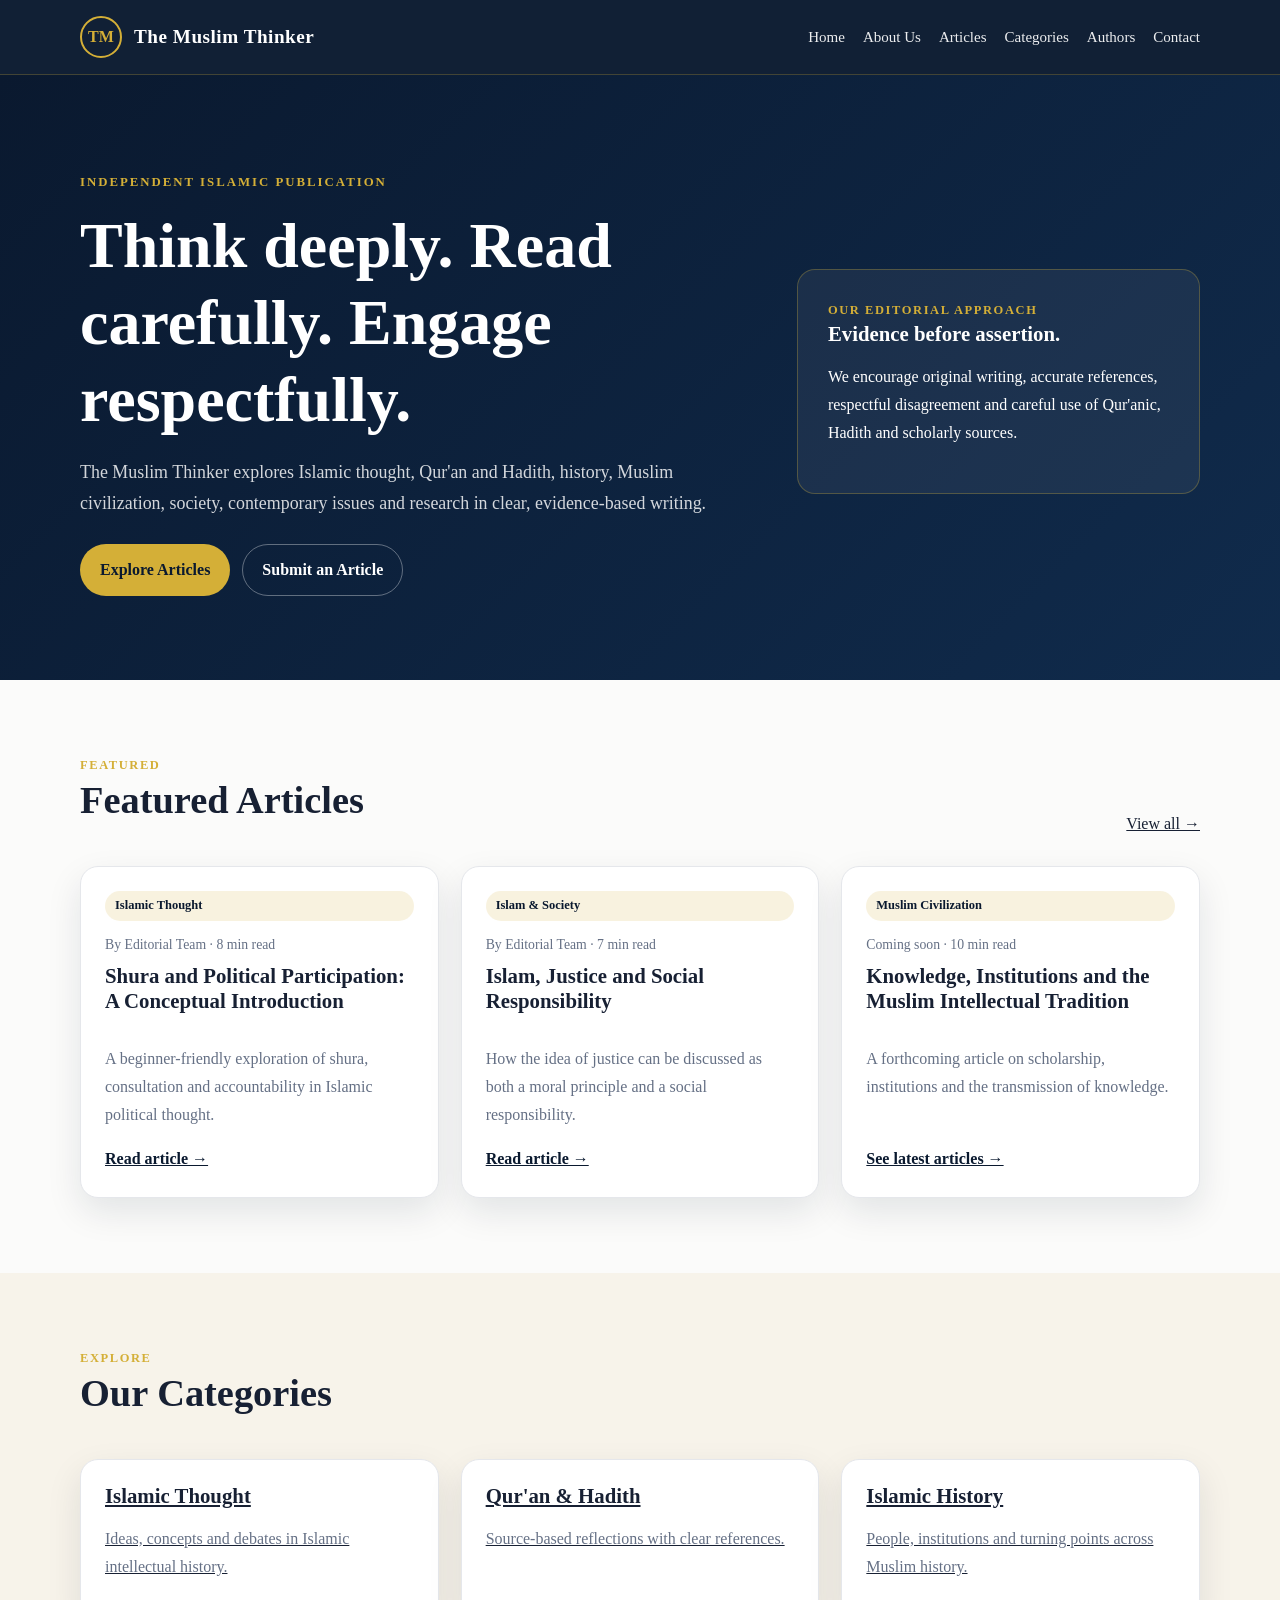
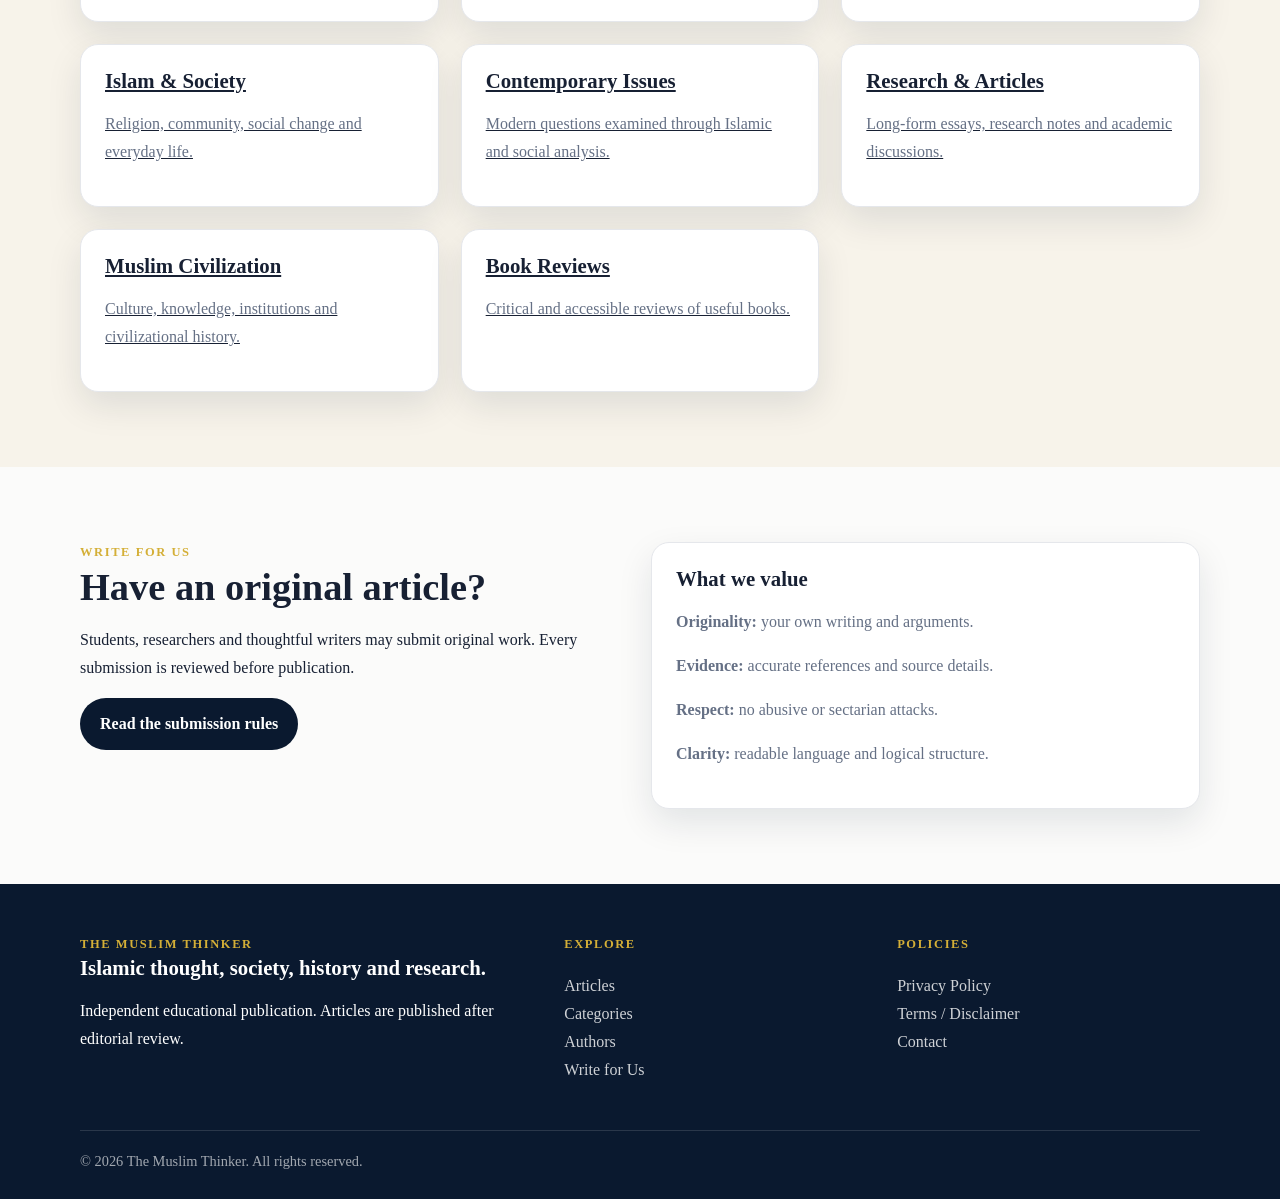
<file: index.html>
<!doctype html>
<html lang="en">
<head>
<meta charset="utf-8">
<meta name="viewport" content="width=device-width, initial-scale=1">
<title>Home | The Muslim Thinker</title>
<meta name="description" content="The Muslim Thinker — Islamic thought, Qur'an and Hadith, history, society, contemporary issues, research and book reviews.">
<meta name="robots" content="index,follow">
<link rel="stylesheet" href="style.css">
</head>
<body>

<header class="site-header">
  <div class="container nav">
    <a class="brand" href="index.html">
      <span class="brand-mark">TM</span>
      <span class="brand-name">The Muslim Thinker</span>
    </a>
    <button class="hamburger" aria-label="Open menu">☰</button>
    <nav class="menu"><a href="index.html">Home</a><a href="about.html">About Us</a><a href="articles.html">Articles</a><a href="categories.html">Categories</a><a href="authors.html">Authors</a><a href="contact.html">Contact</a></nav>
  </div>
</header>


<main>
<section class="hero">
  <div class="container hero-grid">
    <div>
      <span class="kicker">Independent Islamic Publication</span>
      <h1>Think deeply. Read carefully. Engage respectfully.</h1>
      <p class="lead">The Muslim Thinker explores Islamic thought, Qur'an and Hadith, history, Muslim civilization, society, contemporary issues and research in clear, evidence-based writing.</p>
      <div style="display:flex;gap:12px;flex-wrap:wrap;margin-top:25px">
        <a class="btn btn-primary" href="articles.html">Explore Articles</a>
        <a class="btn btn-secondary" href="submit.html">Submit an Article</a>
      </div>
    </div>
    <aside class="hero-card">
      <div class="smallcaps">Our editorial approach</div>
      <h3>Evidence before assertion.</h3>
      <p>We encourage original writing, accurate references, respectful disagreement and careful use of Qur'anic, Hadith and scholarly sources.</p>
    </aside>
  </div>
</section>

<section class="section">
  <div class="container">
    <div class="section-head">
      <div><div class="smallcaps">Featured</div><h2>Featured Articles</h2></div>
      <a href="articles.html">View all →</a>
    </div>
    <div class="grid-3">
      <article class="card article-card">
        <span class="tag">Islamic Thought</span>
        <div class="meta">By Editorial Team · 8 min read</div>
        <h3>Shura and Political Participation: A Conceptual Introduction</h3>
        <p>A beginner-friendly exploration of shura, consultation and accountability in Islamic political thought.</p>
        <a class="read" href="article-shura.html">Read article →</a>
      </article>
      <article class="card article-card">
        <span class="tag">Islam & Society</span>
        <div class="meta">By Editorial Team · 7 min read</div>
        <h3>Islam, Justice and Social Responsibility</h3>
        <p>How the idea of justice can be discussed as both a moral principle and a social responsibility.</p>
        <a class="read" href="article-justice.html">Read article →</a>
      </article>
      <article class="card article-card">
        <span class="tag">Muslim Civilization</span>
        <div class="meta">Coming soon · 10 min read</div>
        <h3>Knowledge, Institutions and the Muslim Intellectual Tradition</h3>
        <p>A forthcoming article on scholarship, institutions and the transmission of knowledge.</p>
        <a class="read" href="articles.html">See latest articles →</a>
      </article>
    </div>
  </div>
</section>

<section class="section section-alt">
  <div class="container">
    <div class="section-head">
      <div><div class="smallcaps">Explore</div><h2>Our Categories</h2></div>
    </div>
    <div class="grid-3">
      <a class="card" href="articles.html"><h3>Islamic Thought</h3><p>Ideas, concepts and debates in Islamic intellectual history.</p></a>
      <a class="card" href="articles.html"><h3>Qur'an & Hadith</h3><p>Source-based reflections with clear references.</p></a>
      <a class="card" href="articles.html"><h3>Islamic History</h3><p>People, institutions and turning points across Muslim history.</p></a>
      <a class="card" href="articles.html"><h3>Islam & Society</h3><p>Religion, community, social change and everyday life.</p></a>
      <a class="card" href="articles.html"><h3>Contemporary Issues</h3><p>Modern questions examined through Islamic and social analysis.</p></a>
      <a class="card" href="articles.html"><h3>Research & Articles</h3><p>Long-form essays, research notes and academic discussions.</p></a>
      <a class="card" href="articles.html"><h3>Muslim Civilization</h3><p>Culture, knowledge, institutions and civilizational history.</p></a>
      <a class="card" href="articles.html"><h3>Book Reviews</h3><p>Critical and accessible reviews of useful books.</p></a>
    </div>
  </div>
</section>

<section class="section">
  <div class="container grid-2">
    <div>
      <div class="smallcaps">Write for us</div>
      <h2>Have an original article?</h2>
      <p>Students, researchers and thoughtful writers may submit original work. Every submission is reviewed before publication.</p>
      <a class="btn btn-dark" href="submit.html">Read the submission rules</a>
    </div>
    <div class="card">
      <h3>What we value</h3>
      <p><strong>Originality:</strong> your own writing and arguments.</p>
      <p><strong>Evidence:</strong> accurate references and source details.</p>
      <p><strong>Respect:</strong> no abusive or sectarian attacks.</p>
      <p><strong>Clarity:</strong> readable language and logical structure.</p>
    </div>
  </div>
</section>
</main>


<footer class="footer">
  <div class="container">
    <div class="footer-grid">
      <div>
        <div class="smallcaps">The Muslim Thinker</div>
        <h3>Islamic thought, society, history and research.</h3>
        <p>Independent educational publication. Articles are published after editorial review.</p>
      </div>
      <div>
        <div class="smallcaps">Explore</div>
        <p><a href="articles.html">Articles</a><br><a href="categories.html">Categories</a><br><a href="authors.html">Authors</a><br><a href="submit.html">Write for Us</a></p>
      </div>
      <div>
        <div class="smallcaps">Policies</div>
        <p><a href="privacy.html">Privacy Policy</a><br><a href="terms.html">Terms / Disclaimer</a><br><a href="contact.html">Contact</a></p>
      </div>
    </div>
    <div class="footer-bottom">© <span data-year></span> The Muslim Thinker. All rights reserved.</div>
  </div>
</footer>

<script src="script.js"></script>
</body>
</html>
</file>
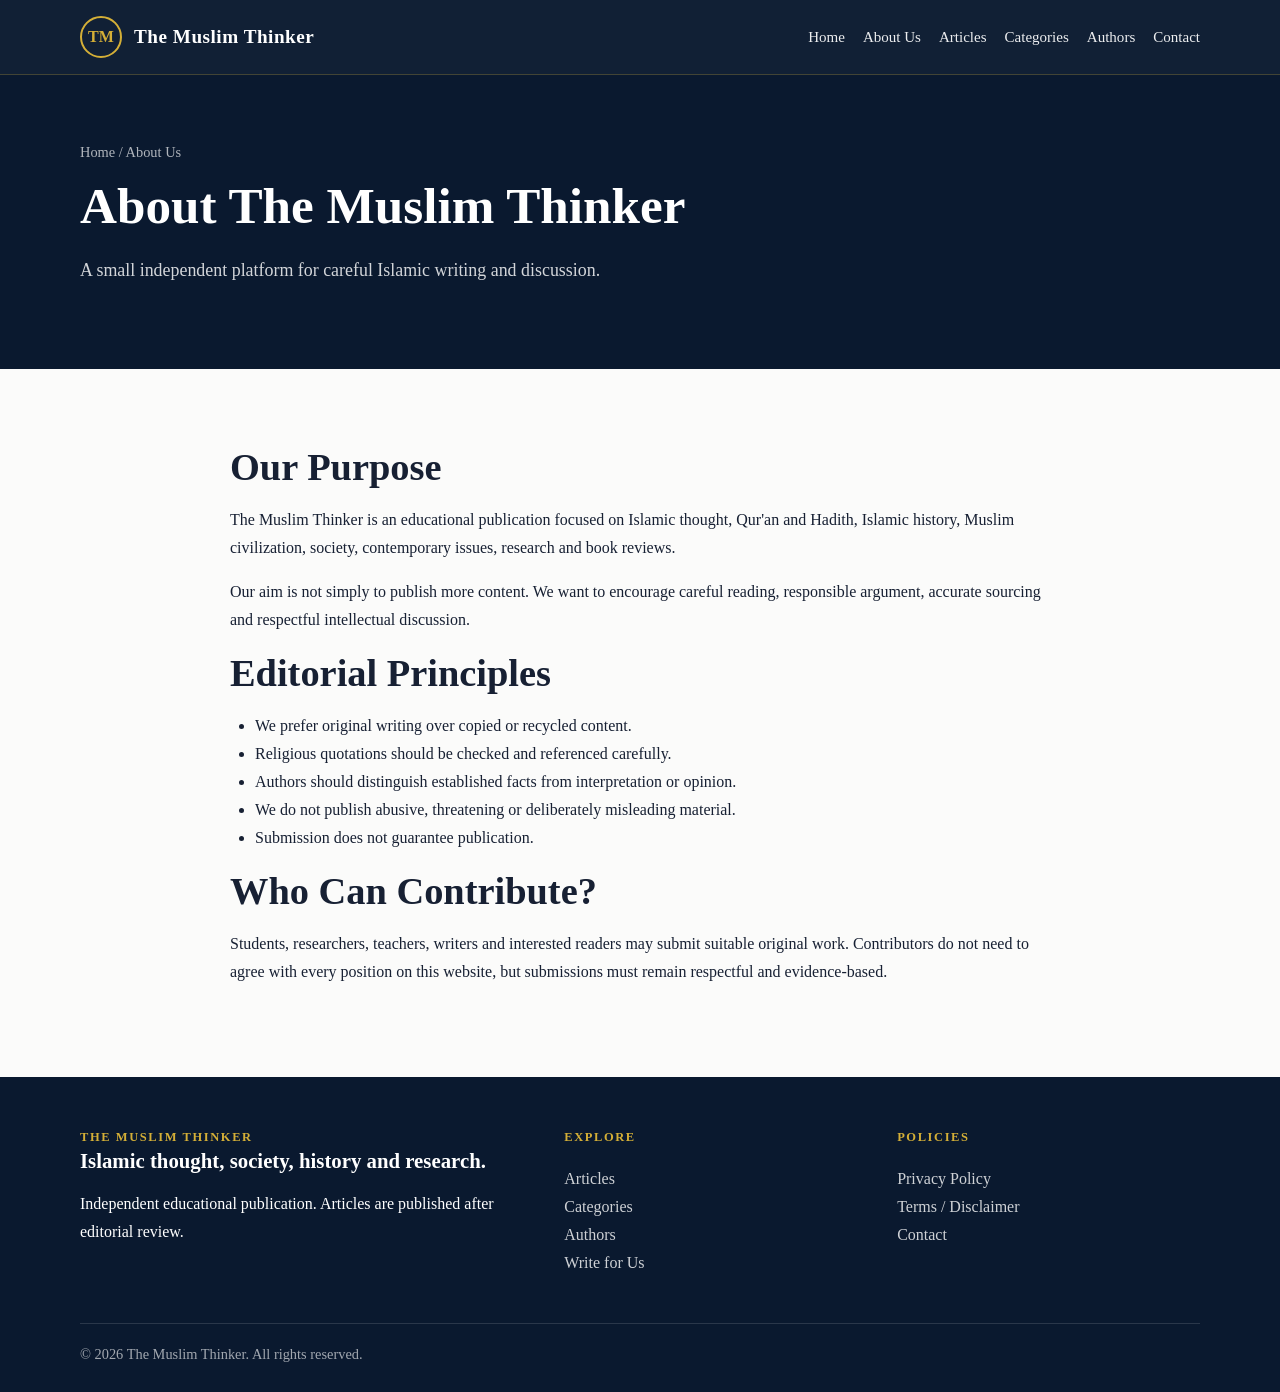
<file: about.html>
<!doctype html>
<html lang="en">
<head>
<meta charset="utf-8">
<meta name="viewport" content="width=device-width, initial-scale=1">
<title>About Us | The Muslim Thinker</title>
<meta name="description" content="The Muslim Thinker — Islamic thought, Qur'an and Hadith, history, society, contemporary issues, research and book reviews.">
<meta name="robots" content="index,follow">
<link rel="stylesheet" href="style.css">
</head>
<body>

<header class="site-header">
  <div class="container nav">
    <a class="brand" href="index.html">
      <span class="brand-mark">TM</span>
      <span class="brand-name">The Muslim Thinker</span>
    </a>
    <button class="hamburger" aria-label="Open menu">☰</button>
    <nav class="menu"><a href="index.html">Home</a><a href="about.html">About Us</a><a href="articles.html">Articles</a><a href="categories.html">Categories</a><a href="authors.html">Authors</a><a href="contact.html">Contact</a></nav>
  </div>
</header>


<main>
<section class="page-hero"><div class="container"><div class="breadcrumb">Home / About Us</div><h1>About The Muslim Thinker</h1><p class="lead">A small independent platform for careful Islamic writing and discussion.</p></div></section>
<section class="section"><div class="container prose">
<h2>Our Purpose</h2>
<p>The Muslim Thinker is an educational publication focused on Islamic thought, Qur'an and Hadith, Islamic history, Muslim civilization, society, contemporary issues, research and book reviews.</p>
<p>Our aim is not simply to publish more content. We want to encourage careful reading, responsible argument, accurate sourcing and respectful intellectual discussion.</p>
<h2>Editorial Principles</h2>
<ul>
<li>We prefer original writing over copied or recycled content.</li>
<li>Religious quotations should be checked and referenced carefully.</li>
<li>Authors should distinguish established facts from interpretation or opinion.</li>
<li>We do not publish abusive, threatening or deliberately misleading material.</li>
<li>Submission does not guarantee publication.</li>
</ul>
<h2>Who Can Contribute?</h2>
<p>Students, researchers, teachers, writers and interested readers may submit suitable original work. Contributors do not need to agree with every position on this website, but submissions must remain respectful and evidence-based.</p>
</div></section>
</main>


<footer class="footer">
  <div class="container">
    <div class="footer-grid">
      <div>
        <div class="smallcaps">The Muslim Thinker</div>
        <h3>Islamic thought, society, history and research.</h3>
        <p>Independent educational publication. Articles are published after editorial review.</p>
      </div>
      <div>
        <div class="smallcaps">Explore</div>
        <p><a href="articles.html">Articles</a><br><a href="categories.html">Categories</a><br><a href="authors.html">Authors</a><br><a href="submit.html">Write for Us</a></p>
      </div>
      <div>
        <div class="smallcaps">Policies</div>
        <p><a href="privacy.html">Privacy Policy</a><br><a href="terms.html">Terms / Disclaimer</a><br><a href="contact.html">Contact</a></p>
      </div>
    </div>
    <div class="footer-bottom">© <span data-year></span> The Muslim Thinker. All rights reserved.</div>
  </div>
</footer>

<script src="script.js"></script>
</body>
</html>
</file>
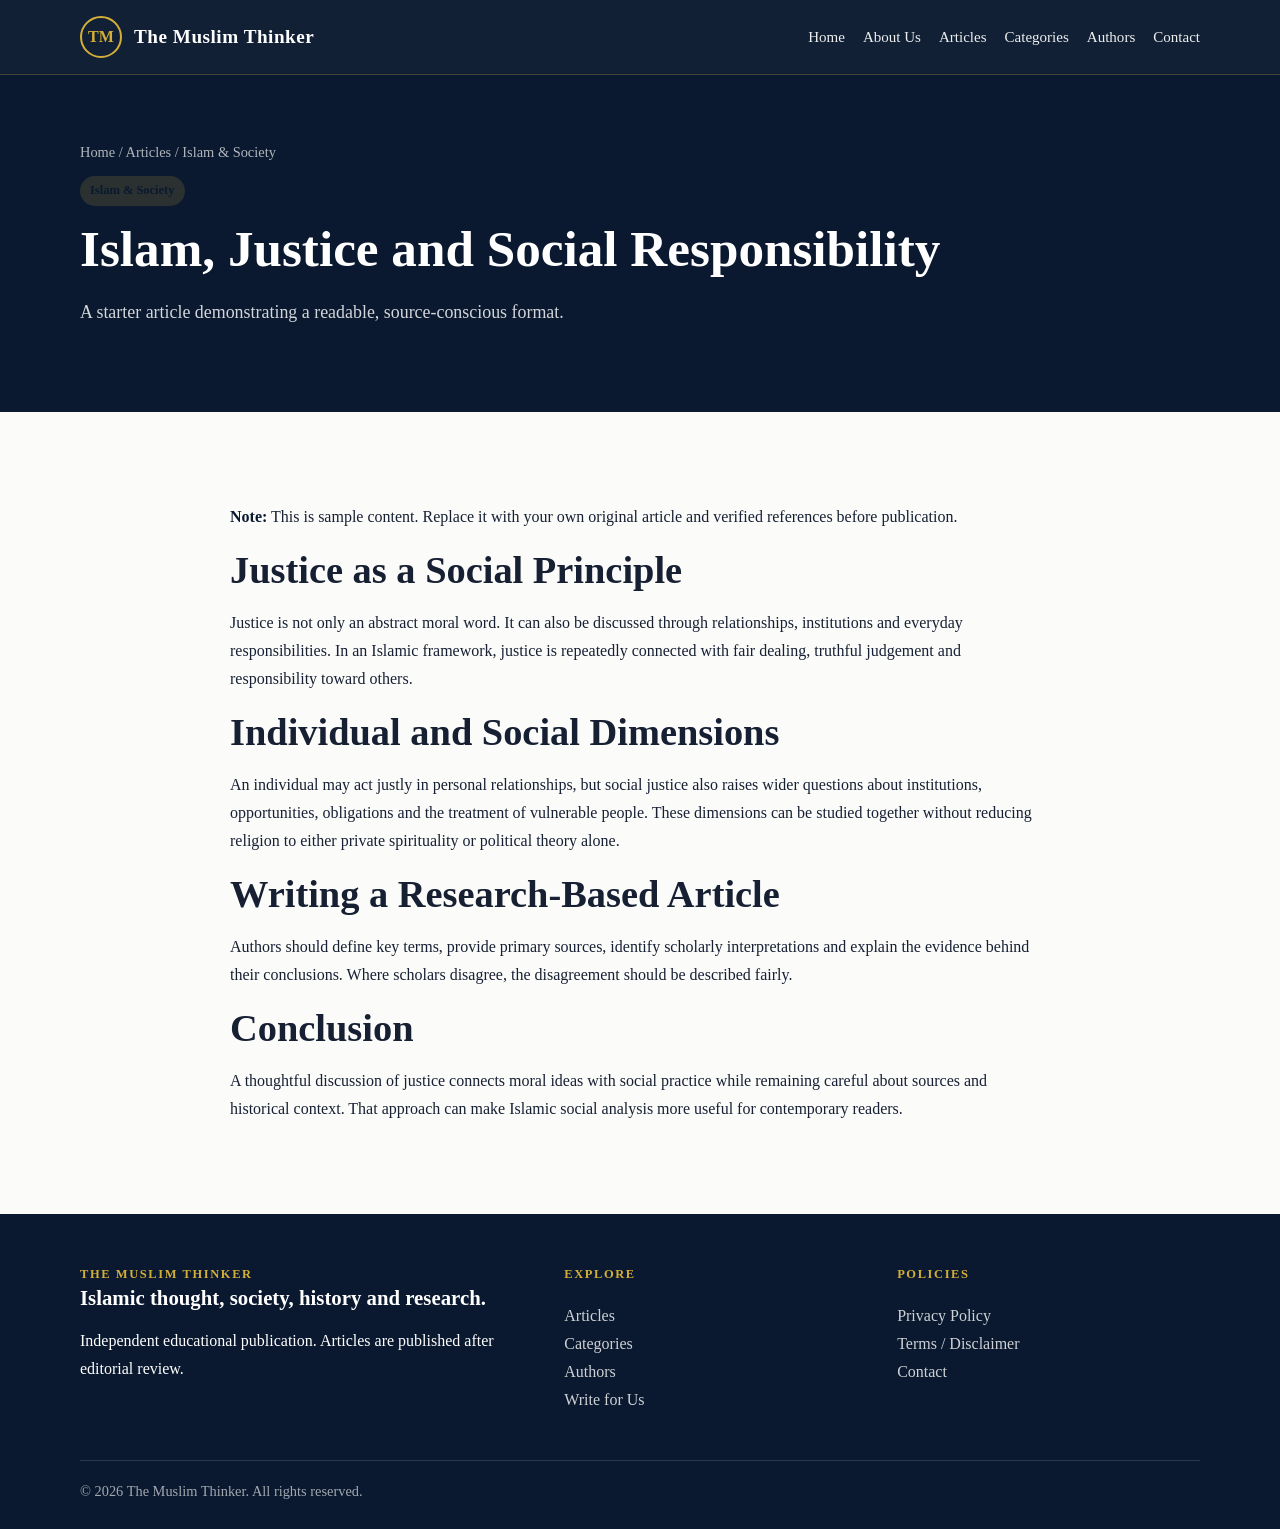
<file: article-justice.html>
<!doctype html>
<html lang="en">
<head>
<meta charset="utf-8">
<meta name="viewport" content="width=device-width, initial-scale=1">
<title>Islam, Justice and Social Responsibility | The Muslim Thinker</title>
<meta name="description" content="The Muslim Thinker — Islamic thought, Qur'an and Hadith, history, society, contemporary issues, research and book reviews.">
<meta name="robots" content="index,follow">
<link rel="stylesheet" href="style.css">
</head>
<body>

<header class="site-header">
  <div class="container nav">
    <a class="brand" href="index.html">
      <span class="brand-mark">TM</span>
      <span class="brand-name">The Muslim Thinker</span>
    </a>
    <button class="hamburger" aria-label="Open menu">☰</button>
    <nav class="menu"><a href="index.html">Home</a><a href="about.html">About Us</a><a href="articles.html">Articles</a><a href="categories.html">Categories</a><a href="authors.html">Authors</a><a href="contact.html">Contact</a></nav>
  </div>
</header>


<main>
<section class="page-hero"><div class="container"><div class="breadcrumb">Home / Articles / Islam & Society</div><span class="tag">Islam & Society</span><h1>Islam, Justice and Social Responsibility</h1><p class="lead">A starter article demonstrating a readable, source-conscious format.</p></div></section>
<section class="section"><div class="container prose">
<p><strong>Note:</strong> This is sample content. Replace it with your own original article and verified references before publication.</p>
<h2>Justice as a Social Principle</h2>
<p>Justice is not only an abstract moral word. It can also be discussed through relationships, institutions and everyday responsibilities. In an Islamic framework, justice is repeatedly connected with fair dealing, truthful judgement and responsibility toward others.</p>
<h2>Individual and Social Dimensions</h2>
<p>An individual may act justly in personal relationships, but social justice also raises wider questions about institutions, opportunities, obligations and the treatment of vulnerable people. These dimensions can be studied together without reducing religion to either private spirituality or political theory alone.</p>
<h2>Writing a Research-Based Article</h2>
<p>Authors should define key terms, provide primary sources, identify scholarly interpretations and explain the evidence behind their conclusions. Where scholars disagree, the disagreement should be described fairly.</p>
<h2>Conclusion</h2>
<p>A thoughtful discussion of justice connects moral ideas with social practice while remaining careful about sources and historical context. That approach can make Islamic social analysis more useful for contemporary readers.</p>
</div></section>
</main>


<footer class="footer">
  <div class="container">
    <div class="footer-grid">
      <div>
        <div class="smallcaps">The Muslim Thinker</div>
        <h3>Islamic thought, society, history and research.</h3>
        <p>Independent educational publication. Articles are published after editorial review.</p>
      </div>
      <div>
        <div class="smallcaps">Explore</div>
        <p><a href="articles.html">Articles</a><br><a href="categories.html">Categories</a><br><a href="authors.html">Authors</a><br><a href="submit.html">Write for Us</a></p>
      </div>
      <div>
        <div class="smallcaps">Policies</div>
        <p><a href="privacy.html">Privacy Policy</a><br><a href="terms.html">Terms / Disclaimer</a><br><a href="contact.html">Contact</a></p>
      </div>
    </div>
    <div class="footer-bottom">© <span data-year></span> The Muslim Thinker. All rights reserved.</div>
  </div>
</footer>

<script src="script.js"></script>
</body>
</html>
</file>
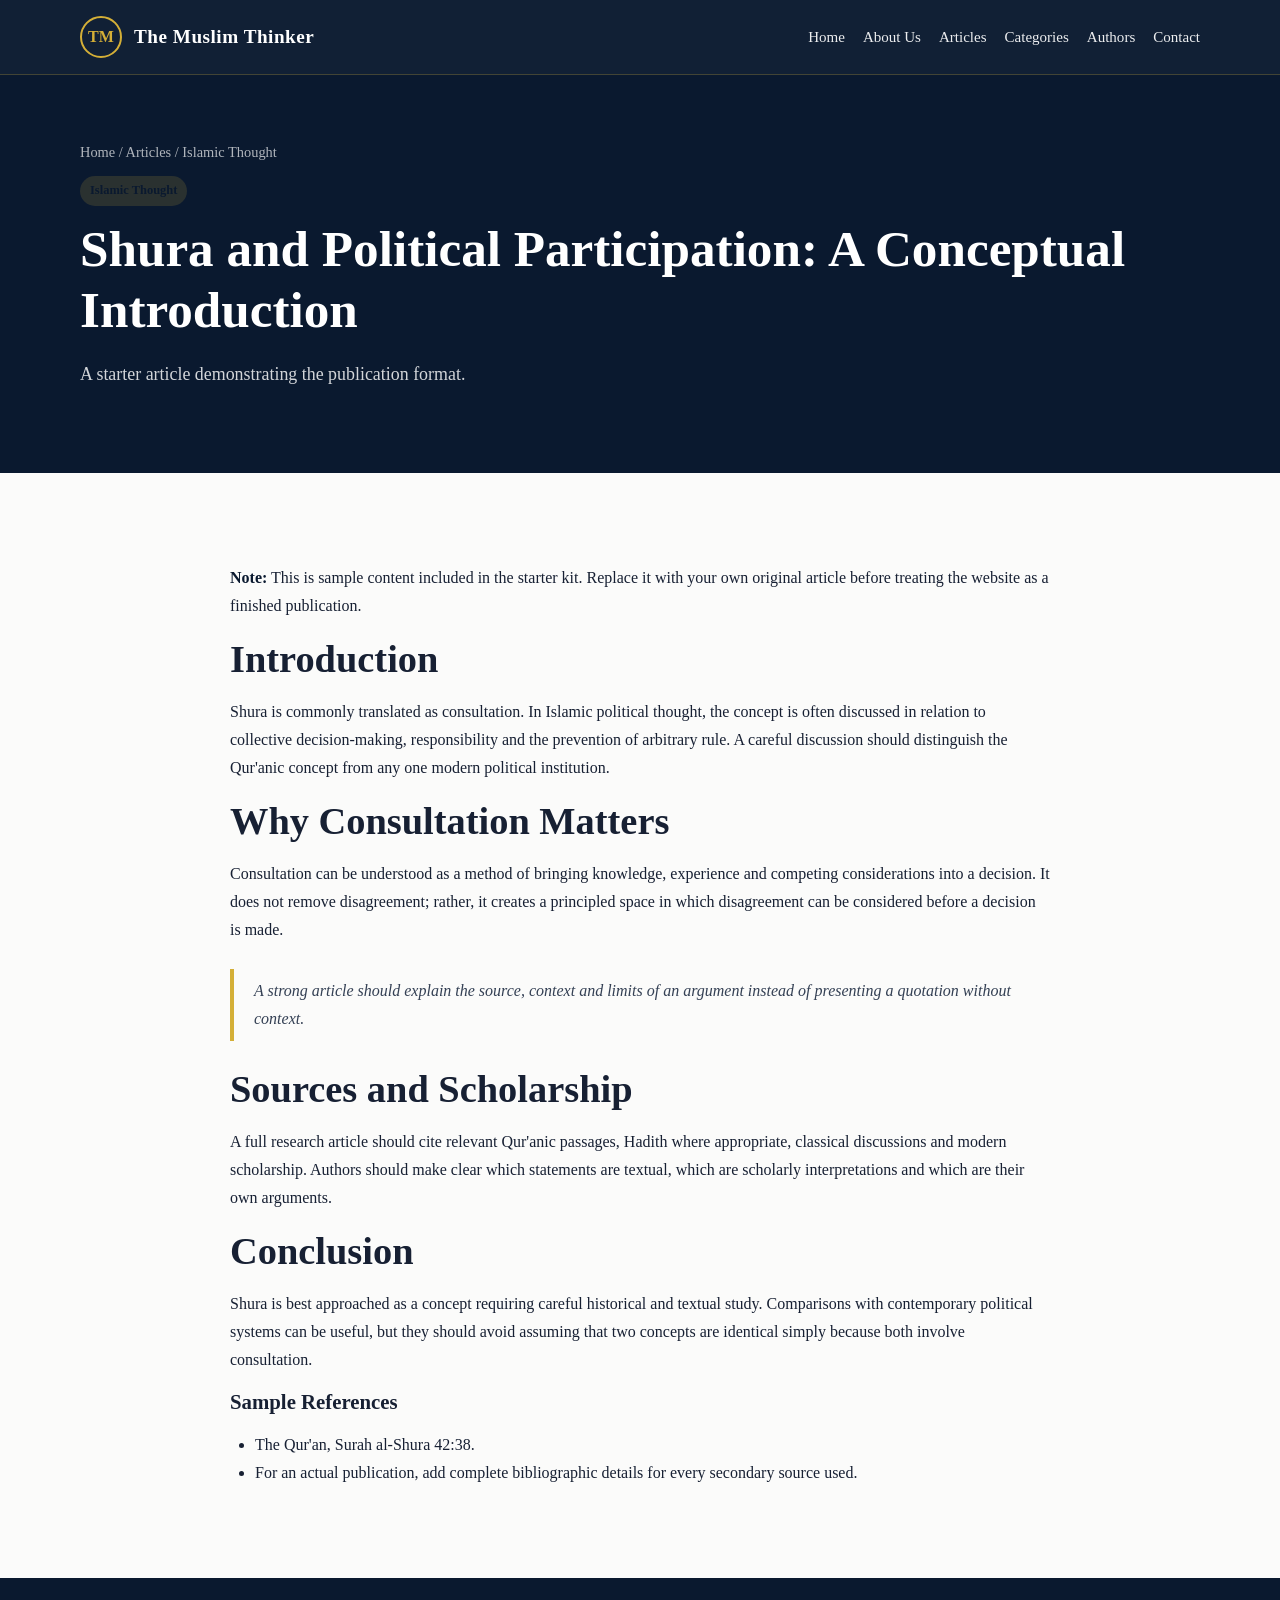
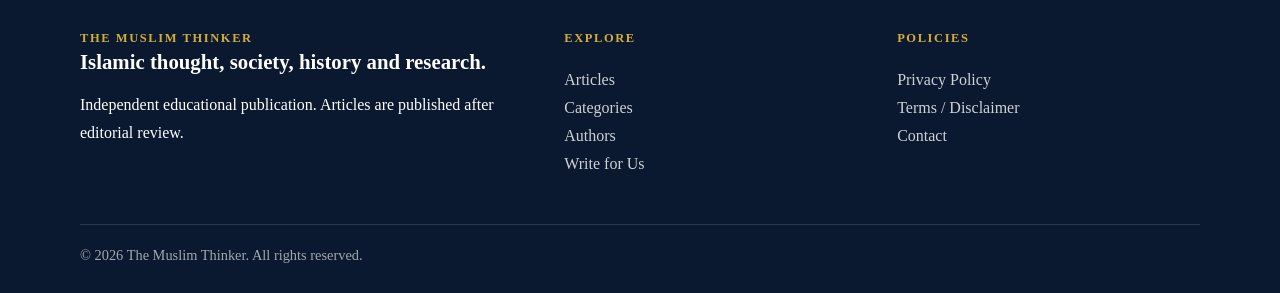
<file: article-shura.html>
<!doctype html>
<html lang="en">
<head>
<meta charset="utf-8">
<meta name="viewport" content="width=device-width, initial-scale=1">
<title>Shura and Political Participation | The Muslim Thinker</title>
<meta name="description" content="The Muslim Thinker — Islamic thought, Qur'an and Hadith, history, society, contemporary issues, research and book reviews.">
<meta name="robots" content="index,follow">
<link rel="stylesheet" href="style.css">
</head>
<body>

<header class="site-header">
  <div class="container nav">
    <a class="brand" href="index.html">
      <span class="brand-mark">TM</span>
      <span class="brand-name">The Muslim Thinker</span>
    </a>
    <button class="hamburger" aria-label="Open menu">☰</button>
    <nav class="menu"><a href="index.html">Home</a><a href="about.html">About Us</a><a href="articles.html">Articles</a><a href="categories.html">Categories</a><a href="authors.html">Authors</a><a href="contact.html">Contact</a></nav>
  </div>
</header>


<main>
<section class="page-hero"><div class="container"><div class="breadcrumb">Home / Articles / Islamic Thought</div><span class="tag">Islamic Thought</span><h1>Shura and Political Participation: A Conceptual Introduction</h1><p class="lead">A starter article demonstrating the publication format.</p></div></section>
<section class="section"><div class="container prose">
<p><strong>Note:</strong> This is sample content included in the starter kit. Replace it with your own original article before treating the website as a finished publication.</p>
<h2>Introduction</h2>
<p>Shura is commonly translated as consultation. In Islamic political thought, the concept is often discussed in relation to collective decision-making, responsibility and the prevention of arbitrary rule. A careful discussion should distinguish the Qur'anic concept from any one modern political institution.</p>
<h2>Why Consultation Matters</h2>
<p>Consultation can be understood as a method of bringing knowledge, experience and competing considerations into a decision. It does not remove disagreement; rather, it creates a principled space in which disagreement can be considered before a decision is made.</p>
<div class="quote">A strong article should explain the source, context and limits of an argument instead of presenting a quotation without context.</div>
<h2>Sources and Scholarship</h2>
<p>A full research article should cite relevant Qur'anic passages, Hadith where appropriate, classical discussions and modern scholarship. Authors should make clear which statements are textual, which are scholarly interpretations and which are their own arguments.</p>
<h2>Conclusion</h2>
<p>Shura is best approached as a concept requiring careful historical and textual study. Comparisons with contemporary political systems can be useful, but they should avoid assuming that two concepts are identical simply because both involve consultation.</p>
<h3>Sample References</h3>
<ul><li>The Qur'an, Surah al-Shura 42:38.</li><li>For an actual publication, add complete bibliographic details for every secondary source used.</li></ul>
</div></section>
</main>


<footer class="footer">
  <div class="container">
    <div class="footer-grid">
      <div>
        <div class="smallcaps">The Muslim Thinker</div>
        <h3>Islamic thought, society, history and research.</h3>
        <p>Independent educational publication. Articles are published after editorial review.</p>
      </div>
      <div>
        <div class="smallcaps">Explore</div>
        <p><a href="articles.html">Articles</a><br><a href="categories.html">Categories</a><br><a href="authors.html">Authors</a><br><a href="submit.html">Write for Us</a></p>
      </div>
      <div>
        <div class="smallcaps">Policies</div>
        <p><a href="privacy.html">Privacy Policy</a><br><a href="terms.html">Terms / Disclaimer</a><br><a href="contact.html">Contact</a></p>
      </div>
    </div>
    <div class="footer-bottom">© <span data-year></span> The Muslim Thinker. All rights reserved.</div>
  </div>
</footer>

<script src="script.js"></script>
</body>
</html>
</file>
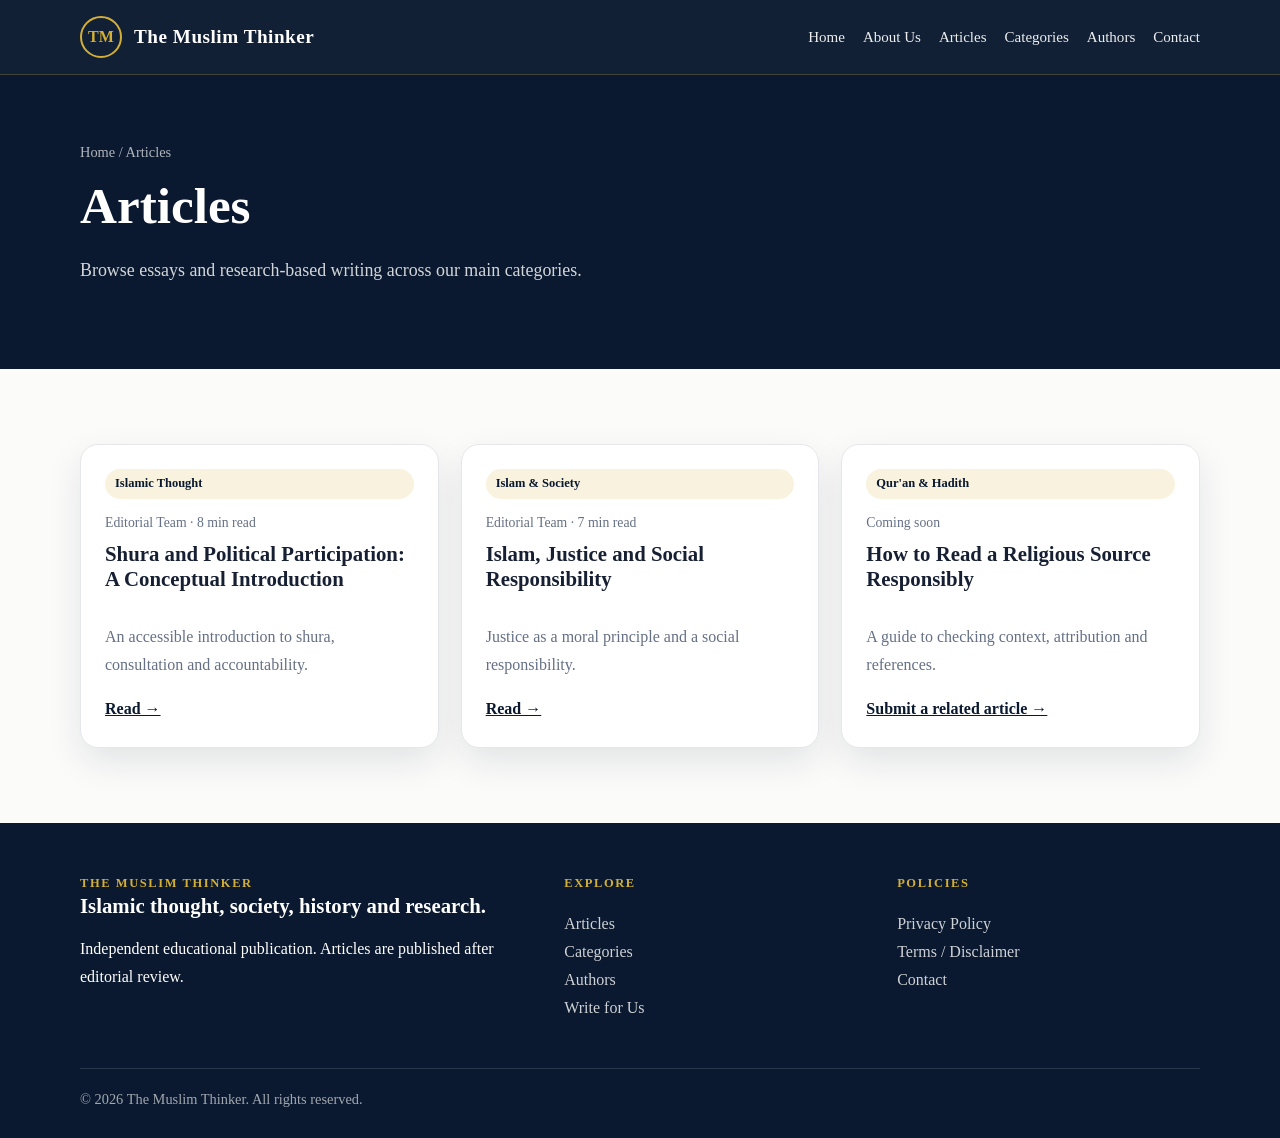
<file: articles.html>
<!doctype html>
<html lang="en">
<head>
<meta charset="utf-8">
<meta name="viewport" content="width=device-width, initial-scale=1">
<title>Articles | The Muslim Thinker</title>
<meta name="description" content="The Muslim Thinker — Islamic thought, Qur'an and Hadith, history, society, contemporary issues, research and book reviews.">
<meta name="robots" content="index,follow">
<link rel="stylesheet" href="style.css">
</head>
<body>

<header class="site-header">
  <div class="container nav">
    <a class="brand" href="index.html">
      <span class="brand-mark">TM</span>
      <span class="brand-name">The Muslim Thinker</span>
    </a>
    <button class="hamburger" aria-label="Open menu">☰</button>
    <nav class="menu"><a href="index.html">Home</a><a href="about.html">About Us</a><a href="articles.html">Articles</a><a href="categories.html">Categories</a><a href="authors.html">Authors</a><a href="contact.html">Contact</a></nav>
  </div>
</header>


<main>
<section class="page-hero"><div class="container"><div class="breadcrumb">Home / Articles</div><h1>Articles</h1><p class="lead">Browse essays and research-based writing across our main categories.</p></div></section>
<section class="section"><div class="container">
<div class="grid-3">
<article class="card article-card"><span class="tag">Islamic Thought</span><div class="meta">Editorial Team · 8 min read</div><h3>Shura and Political Participation: A Conceptual Introduction</h3><p>An accessible introduction to shura, consultation and accountability.</p><a class="read" href="article-shura.html">Read →</a></article>
<article class="card article-card"><span class="tag">Islam & Society</span><div class="meta">Editorial Team · 7 min read</div><h3>Islam, Justice and Social Responsibility</h3><p>Justice as a moral principle and a social responsibility.</p><a class="read" href="article-justice.html">Read →</a></article>
<article class="card article-card"><span class="tag">Qur'an & Hadith</span><div class="meta">Coming soon</div><h3>How to Read a Religious Source Responsibly</h3><p>A guide to checking context, attribution and references.</p><a class="read" href="submit.html">Submit a related article →</a></article>
</div>
</div></section>
</main>


<footer class="footer">
  <div class="container">
    <div class="footer-grid">
      <div>
        <div class="smallcaps">The Muslim Thinker</div>
        <h3>Islamic thought, society, history and research.</h3>
        <p>Independent educational publication. Articles are published after editorial review.</p>
      </div>
      <div>
        <div class="smallcaps">Explore</div>
        <p><a href="articles.html">Articles</a><br><a href="categories.html">Categories</a><br><a href="authors.html">Authors</a><br><a href="submit.html">Write for Us</a></p>
      </div>
      <div>
        <div class="smallcaps">Policies</div>
        <p><a href="privacy.html">Privacy Policy</a><br><a href="terms.html">Terms / Disclaimer</a><br><a href="contact.html">Contact</a></p>
      </div>
    </div>
    <div class="footer-bottom">© <span data-year></span> The Muslim Thinker. All rights reserved.</div>
  </div>
</footer>

<script src="script.js"></script>
</body>
</html>
</file>
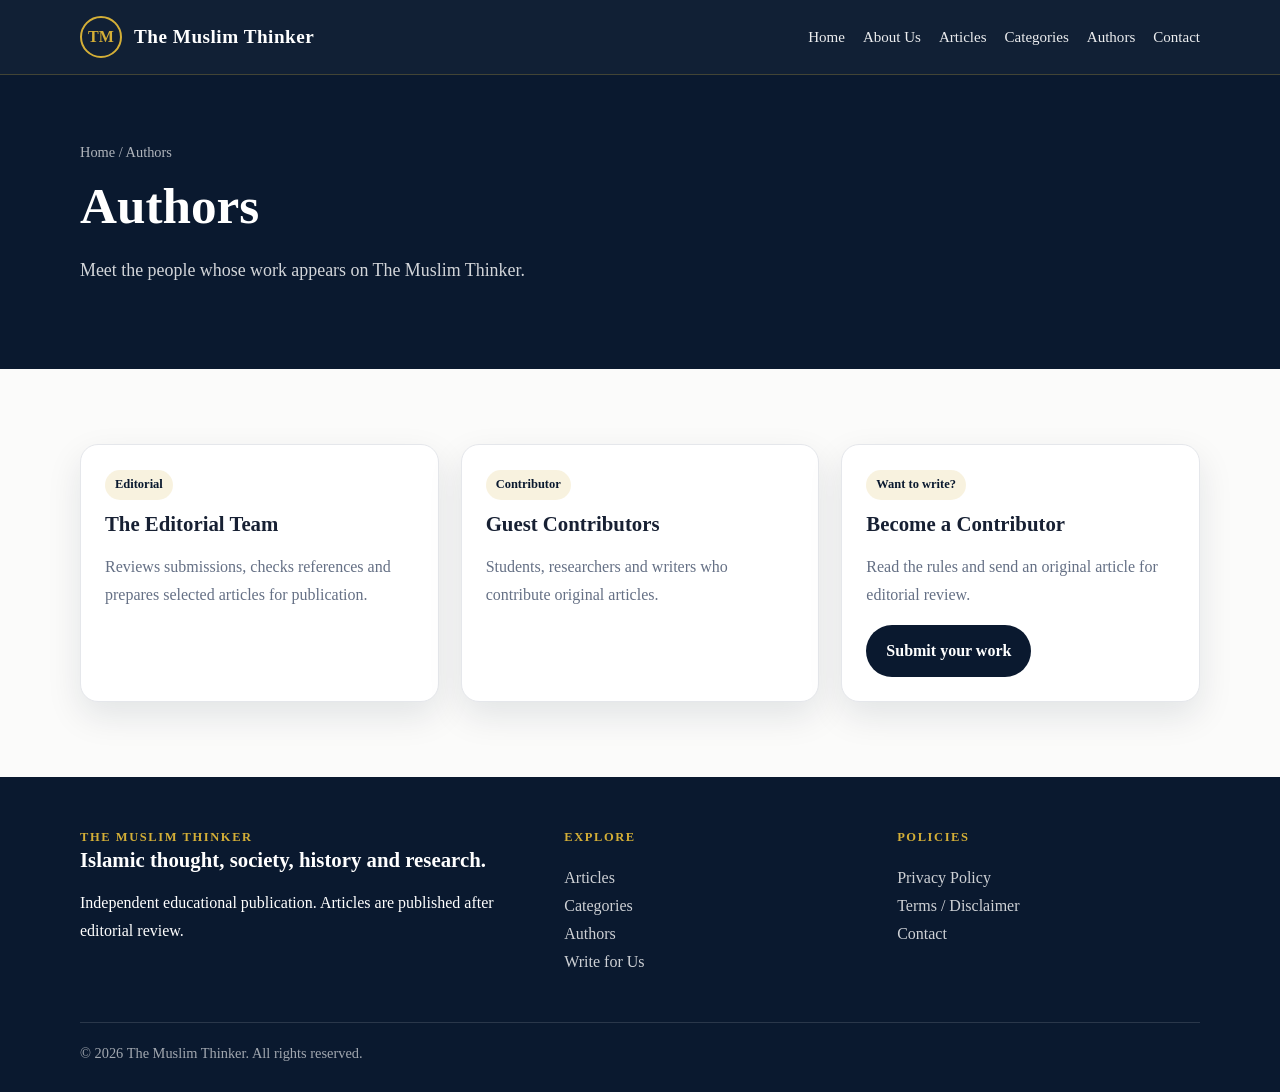
<file: authors.html>
<!doctype html>
<html lang="en">
<head>
<meta charset="utf-8">
<meta name="viewport" content="width=device-width, initial-scale=1">
<title>Authors | The Muslim Thinker</title>
<meta name="description" content="The Muslim Thinker — Islamic thought, Qur'an and Hadith, history, society, contemporary issues, research and book reviews.">
<meta name="robots" content="index,follow">
<link rel="stylesheet" href="style.css">
</head>
<body>

<header class="site-header">
  <div class="container nav">
    <a class="brand" href="index.html">
      <span class="brand-mark">TM</span>
      <span class="brand-name">The Muslim Thinker</span>
    </a>
    <button class="hamburger" aria-label="Open menu">☰</button>
    <nav class="menu"><a href="index.html">Home</a><a href="about.html">About Us</a><a href="articles.html">Articles</a><a href="categories.html">Categories</a><a href="authors.html">Authors</a><a href="contact.html">Contact</a></nav>
  </div>
</header>


<main>
<section class="page-hero"><div class="container"><div class="breadcrumb">Home / Authors</div><h1>Authors</h1><p class="lead">Meet the people whose work appears on The Muslim Thinker.</p></div></section>
<section class="section"><div class="container"><div class="grid-3">
<div class="card"><div class="tag">Editorial</div><h3>The Editorial Team</h3><p>Reviews submissions, checks references and prepares selected articles for publication.</p></div>
<div class="card"><div class="tag">Contributor</div><h3>Guest Contributors</h3><p>Students, researchers and writers who contribute original articles.</p></div>
<div class="card"><div class="tag">Want to write?</div><h3>Become a Contributor</h3><p>Read the rules and send an original article for editorial review.</p><a class="btn btn-dark" href="submit.html">Submit your work</a></div>
</div></div></section>
</main>


<footer class="footer">
  <div class="container">
    <div class="footer-grid">
      <div>
        <div class="smallcaps">The Muslim Thinker</div>
        <h3>Islamic thought, society, history and research.</h3>
        <p>Independent educational publication. Articles are published after editorial review.</p>
      </div>
      <div>
        <div class="smallcaps">Explore</div>
        <p><a href="articles.html">Articles</a><br><a href="categories.html">Categories</a><br><a href="authors.html">Authors</a><br><a href="submit.html">Write for Us</a></p>
      </div>
      <div>
        <div class="smallcaps">Policies</div>
        <p><a href="privacy.html">Privacy Policy</a><br><a href="terms.html">Terms / Disclaimer</a><br><a href="contact.html">Contact</a></p>
      </div>
    </div>
    <div class="footer-bottom">© <span data-year></span> The Muslim Thinker. All rights reserved.</div>
  </div>
</footer>

<script src="script.js"></script>
</body>
</html>
</file>
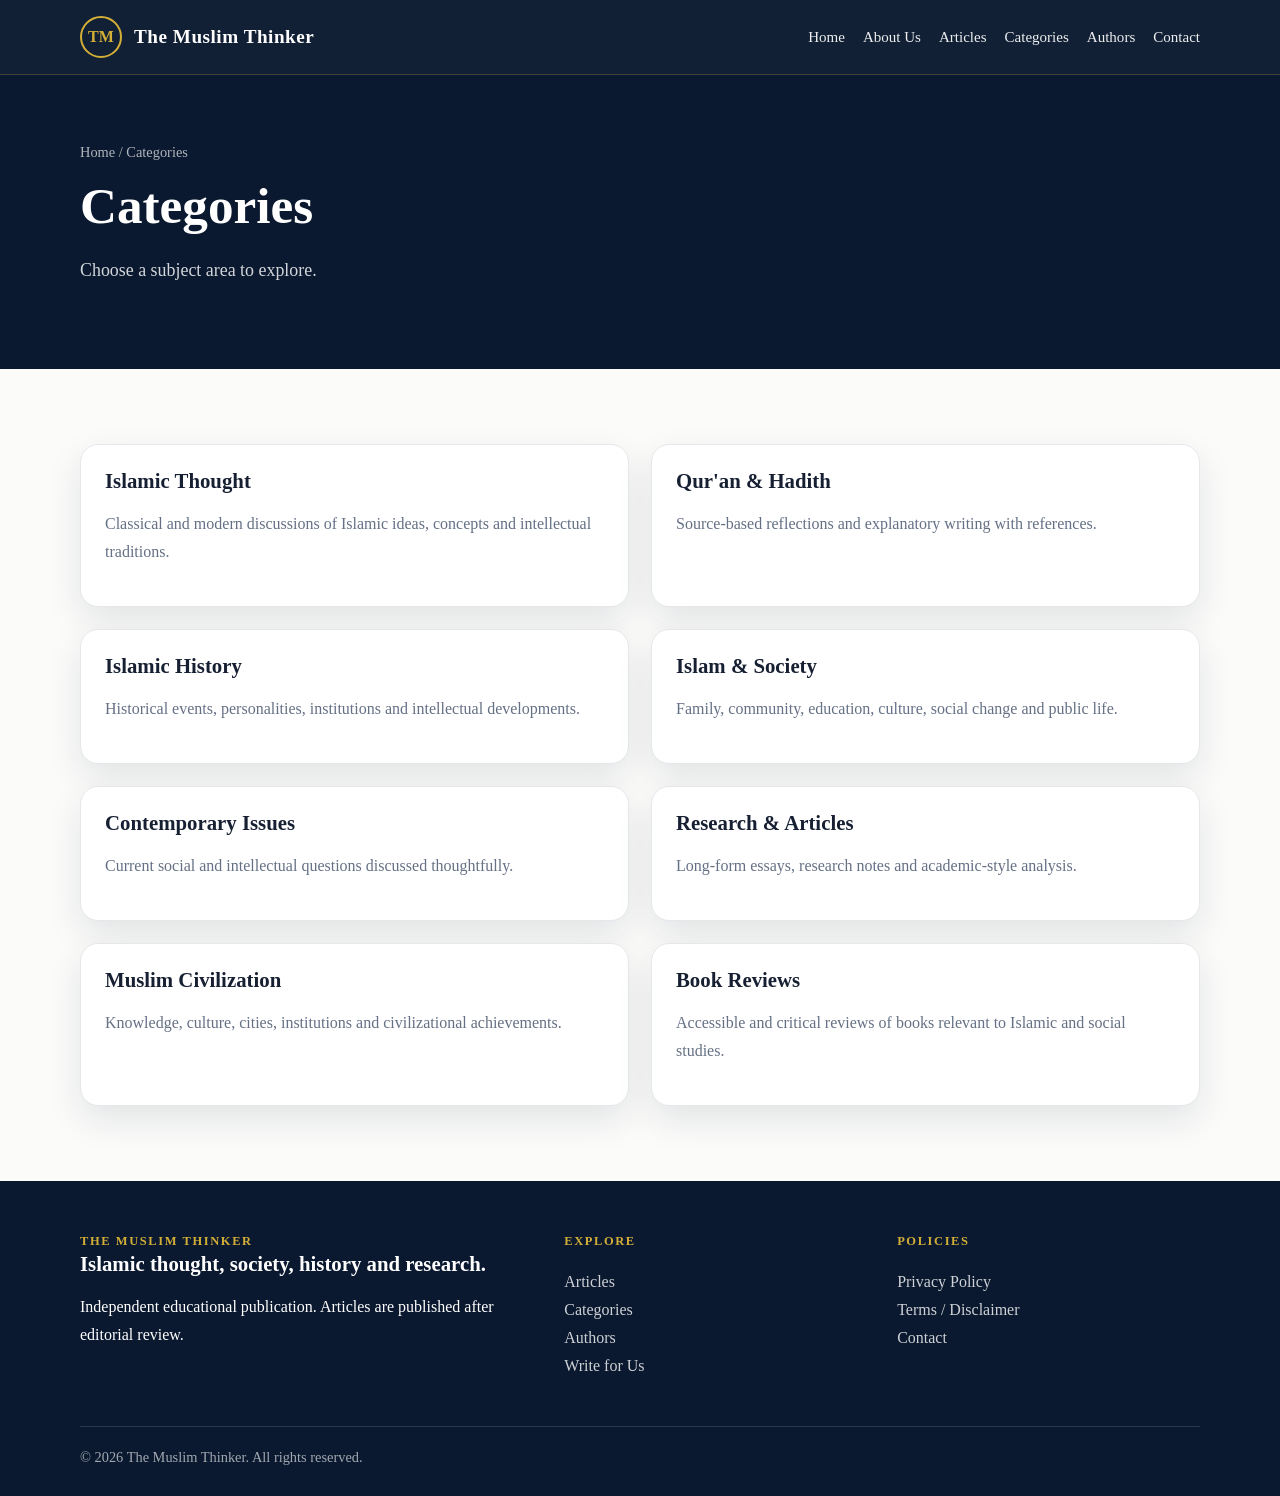
<file: categories.html>
<!doctype html>
<html lang="en">
<head>
<meta charset="utf-8">
<meta name="viewport" content="width=device-width, initial-scale=1">
<title>Categories | The Muslim Thinker</title>
<meta name="description" content="The Muslim Thinker — Islamic thought, Qur'an and Hadith, history, society, contemporary issues, research and book reviews.">
<meta name="robots" content="index,follow">
<link rel="stylesheet" href="style.css">
</head>
<body>

<header class="site-header">
  <div class="container nav">
    <a class="brand" href="index.html">
      <span class="brand-mark">TM</span>
      <span class="brand-name">The Muslim Thinker</span>
    </a>
    <button class="hamburger" aria-label="Open menu">☰</button>
    <nav class="menu"><a href="index.html">Home</a><a href="about.html">About Us</a><a href="articles.html">Articles</a><a href="categories.html">Categories</a><a href="authors.html">Authors</a><a href="contact.html">Contact</a></nav>
  </div>
</header>


<main>
<section class="page-hero"><div class="container"><div class="breadcrumb">Home / Categories</div><h1>Categories</h1><p class="lead">Choose a subject area to explore.</p></div></section>
<section class="section"><div class="container"><div class="grid-2">
<div class="card"><h3>Islamic Thought</h3><p>Classical and modern discussions of Islamic ideas, concepts and intellectual traditions.</p></div>
<div class="card"><h3>Qur'an & Hadith</h3><p>Source-based reflections and explanatory writing with references.</p></div>
<div class="card"><h3>Islamic History</h3><p>Historical events, personalities, institutions and intellectual developments.</p></div>
<div class="card"><h3>Islam & Society</h3><p>Family, community, education, culture, social change and public life.</p></div>
<div class="card"><h3>Contemporary Issues</h3><p>Current social and intellectual questions discussed thoughtfully.</p></div>
<div class="card"><h3>Research & Articles</h3><p>Long-form essays, research notes and academic-style analysis.</p></div>
<div class="card"><h3>Muslim Civilization</h3><p>Knowledge, culture, cities, institutions and civilizational achievements.</p></div>
<div class="card"><h3>Book Reviews</h3><p>Accessible and critical reviews of books relevant to Islamic and social studies.</p></div>
</div></div></section>
</main>


<footer class="footer">
  <div class="container">
    <div class="footer-grid">
      <div>
        <div class="smallcaps">The Muslim Thinker</div>
        <h3>Islamic thought, society, history and research.</h3>
        <p>Independent educational publication. Articles are published after editorial review.</p>
      </div>
      <div>
        <div class="smallcaps">Explore</div>
        <p><a href="articles.html">Articles</a><br><a href="categories.html">Categories</a><br><a href="authors.html">Authors</a><br><a href="submit.html">Write for Us</a></p>
      </div>
      <div>
        <div class="smallcaps">Policies</div>
        <p><a href="privacy.html">Privacy Policy</a><br><a href="terms.html">Terms / Disclaimer</a><br><a href="contact.html">Contact</a></p>
      </div>
    </div>
    <div class="footer-bottom">© <span data-year></span> The Muslim Thinker. All rights reserved.</div>
  </div>
</footer>

<script src="script.js"></script>
</body>
</html>
</file>
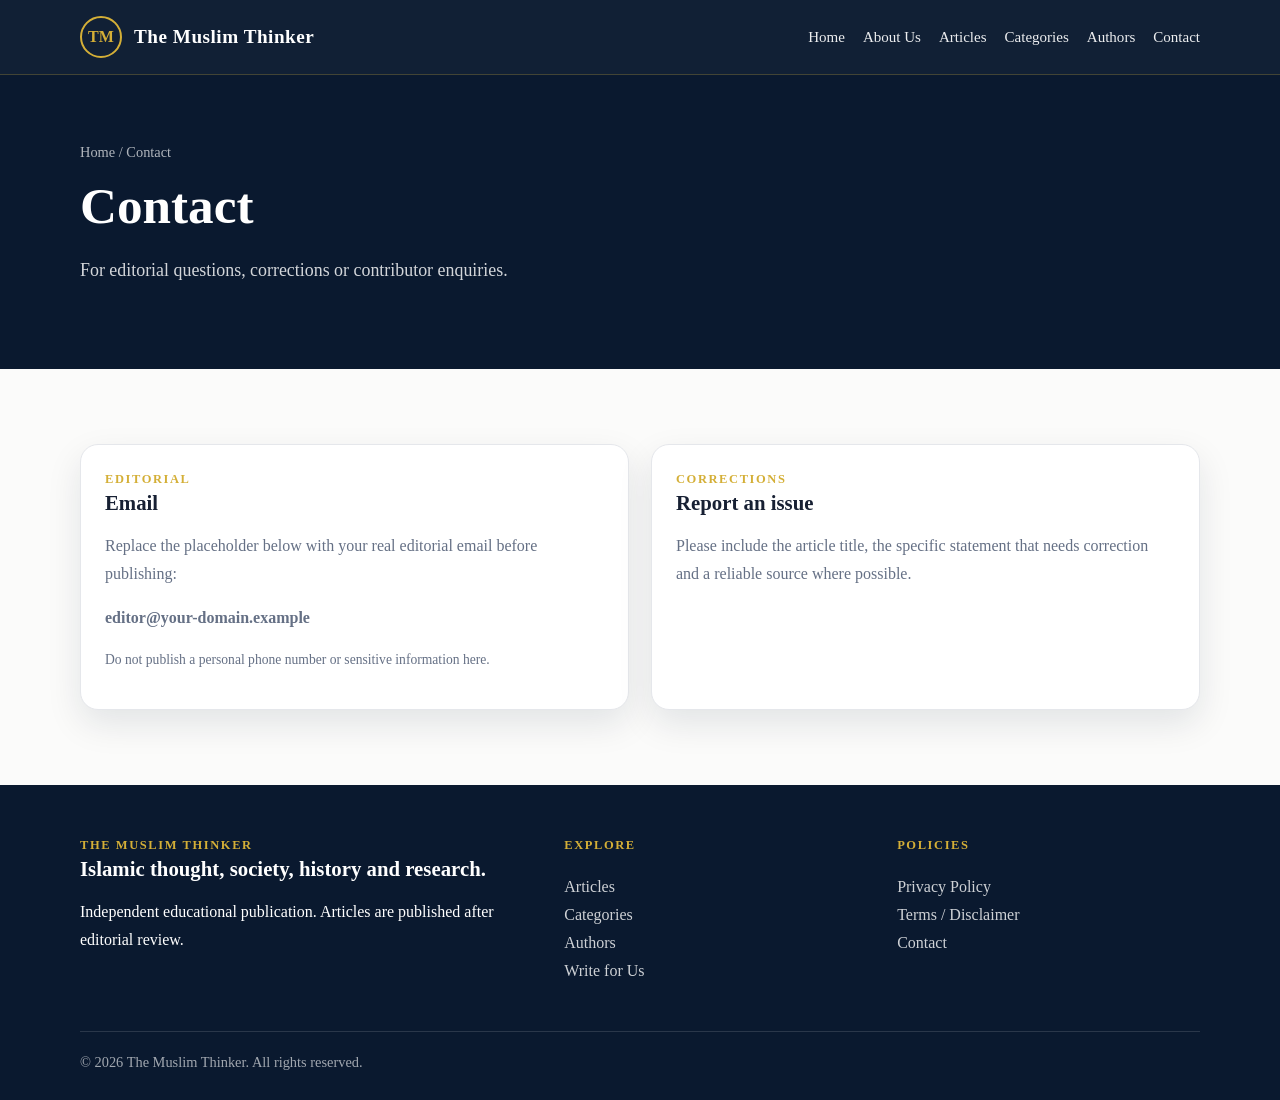
<file: contact.html>
<!doctype html>
<html lang="en">
<head>
<meta charset="utf-8">
<meta name="viewport" content="width=device-width, initial-scale=1">
<title>Contact | The Muslim Thinker</title>
<meta name="description" content="The Muslim Thinker — Islamic thought, Qur'an and Hadith, history, society, contemporary issues, research and book reviews.">
<meta name="robots" content="index,follow">
<link rel="stylesheet" href="style.css">
</head>
<body>

<header class="site-header">
  <div class="container nav">
    <a class="brand" href="index.html">
      <span class="brand-mark">TM</span>
      <span class="brand-name">The Muslim Thinker</span>
    </a>
    <button class="hamburger" aria-label="Open menu">☰</button>
    <nav class="menu"><a href="index.html">Home</a><a href="about.html">About Us</a><a href="articles.html">Articles</a><a href="categories.html">Categories</a><a href="authors.html">Authors</a><a href="contact.html">Contact</a></nav>
  </div>
</header>


<main>
<section class="page-hero"><div class="container"><div class="breadcrumb">Home / Contact</div><h1>Contact</h1><p class="lead">For editorial questions, corrections or contributor enquiries.</p></div></section>
<section class="section"><div class="container grid-2">
<div class="card"><div class="smallcaps">Editorial</div><h3>Email</h3><p>Replace the placeholder below with your real editorial email before publishing:</p><p><strong>editor@your-domain.example</strong></p><p class="help">Do not publish a personal phone number or sensitive information here.</p></div>
<div class="card"><div class="smallcaps">Corrections</div><h3>Report an issue</h3><p>Please include the article title, the specific statement that needs correction and a reliable source where possible.</p></div>
</div></section>
</main>


<footer class="footer">
  <div class="container">
    <div class="footer-grid">
      <div>
        <div class="smallcaps">The Muslim Thinker</div>
        <h3>Islamic thought, society, history and research.</h3>
        <p>Independent educational publication. Articles are published after editorial review.</p>
      </div>
      <div>
        <div class="smallcaps">Explore</div>
        <p><a href="articles.html">Articles</a><br><a href="categories.html">Categories</a><br><a href="authors.html">Authors</a><br><a href="submit.html">Write for Us</a></p>
      </div>
      <div>
        <div class="smallcaps">Policies</div>
        <p><a href="privacy.html">Privacy Policy</a><br><a href="terms.html">Terms / Disclaimer</a><br><a href="contact.html">Contact</a></p>
      </div>
    </div>
    <div class="footer-bottom">© <span data-year></span> The Muslim Thinker. All rights reserved.</div>
  </div>
</footer>

<script src="script.js"></script>
</body>
</html>
</file>
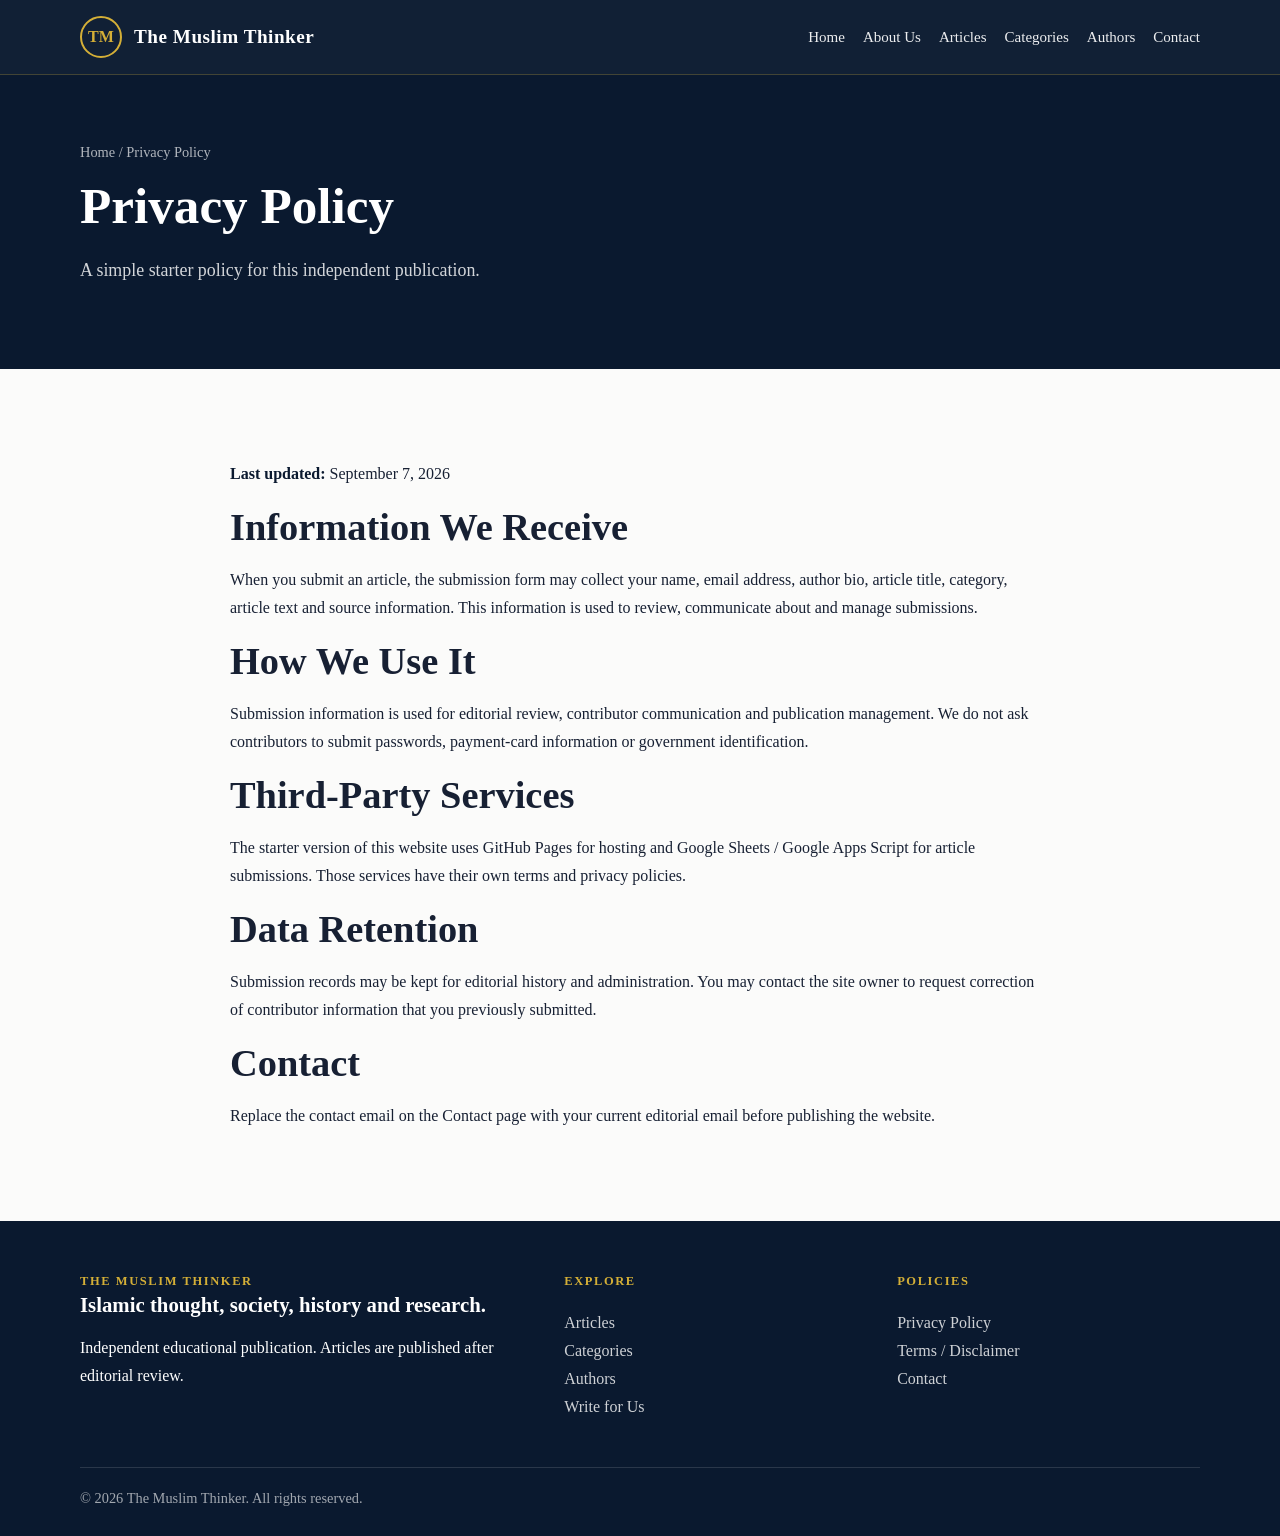
<file: privacy.html>
<!doctype html>
<html lang="en">
<head>
<meta charset="utf-8">
<meta name="viewport" content="width=device-width, initial-scale=1">
<title>Privacy Policy | The Muslim Thinker</title>
<meta name="description" content="The Muslim Thinker — Islamic thought, Qur'an and Hadith, history, society, contemporary issues, research and book reviews.">
<meta name="robots" content="index,follow">
<link rel="stylesheet" href="style.css">
</head>
<body>

<header class="site-header">
  <div class="container nav">
    <a class="brand" href="index.html">
      <span class="brand-mark">TM</span>
      <span class="brand-name">The Muslim Thinker</span>
    </a>
    <button class="hamburger" aria-label="Open menu">☰</button>
    <nav class="menu"><a href="index.html">Home</a><a href="about.html">About Us</a><a href="articles.html">Articles</a><a href="categories.html">Categories</a><a href="authors.html">Authors</a><a href="contact.html">Contact</a></nav>
  </div>
</header>


<main>
<section class="page-hero"><div class="container"><div class="breadcrumb">Home / Privacy Policy</div><h1>Privacy Policy</h1><p class="lead">A simple starter policy for this independent publication.</p></div></section>
<section class="section"><div class="container prose">
<p><strong>Last updated:</strong> September 7, 2026</p>
<h2>Information We Receive</h2>
<p>When you submit an article, the submission form may collect your name, email address, author bio, article title, category, article text and source information. This information is used to review, communicate about and manage submissions.</p>
<h2>How We Use It</h2>
<p>Submission information is used for editorial review, contributor communication and publication management. We do not ask contributors to submit passwords, payment-card information or government identification.</p>
<h2>Third-Party Services</h2>
<p>The starter version of this website uses GitHub Pages for hosting and Google Sheets / Google Apps Script for article submissions. Those services have their own terms and privacy policies.</p>
<h2>Data Retention</h2>
<p>Submission records may be kept for editorial history and administration. You may contact the site owner to request correction of contributor information that you previously submitted.</p>
<h2>Contact</h2>
<p>Replace the contact email on the Contact page with your current editorial email before publishing the website.</p>
</div></section>
</main>


<footer class="footer">
  <div class="container">
    <div class="footer-grid">
      <div>
        <div class="smallcaps">The Muslim Thinker</div>
        <h3>Islamic thought, society, history and research.</h3>
        <p>Independent educational publication. Articles are published after editorial review.</p>
      </div>
      <div>
        <div class="smallcaps">Explore</div>
        <p><a href="articles.html">Articles</a><br><a href="categories.html">Categories</a><br><a href="authors.html">Authors</a><br><a href="submit.html">Write for Us</a></p>
      </div>
      <div>
        <div class="smallcaps">Policies</div>
        <p><a href="privacy.html">Privacy Policy</a><br><a href="terms.html">Terms / Disclaimer</a><br><a href="contact.html">Contact</a></p>
      </div>
    </div>
    <div class="footer-bottom">© <span data-year></span> The Muslim Thinker. All rights reserved.</div>
  </div>
</footer>

<script src="script.js"></script>
</body>
</html>
</file>
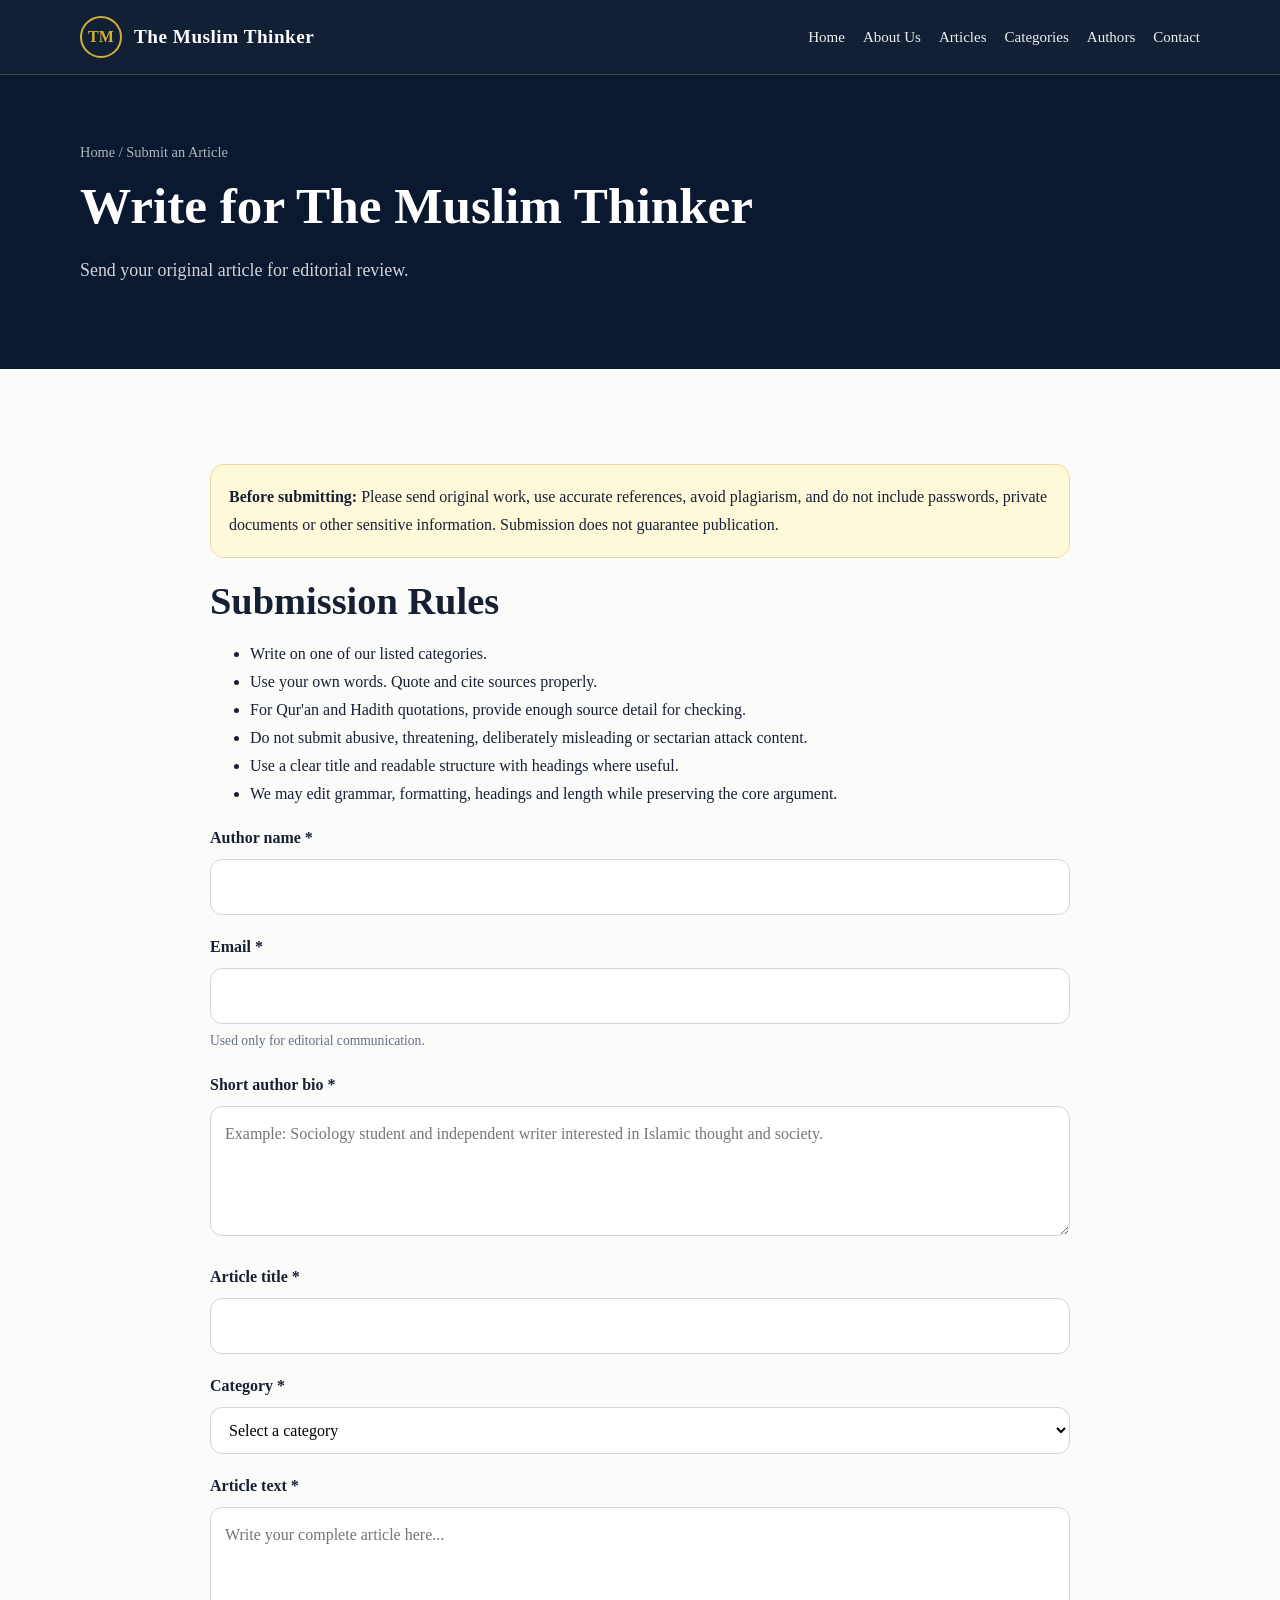
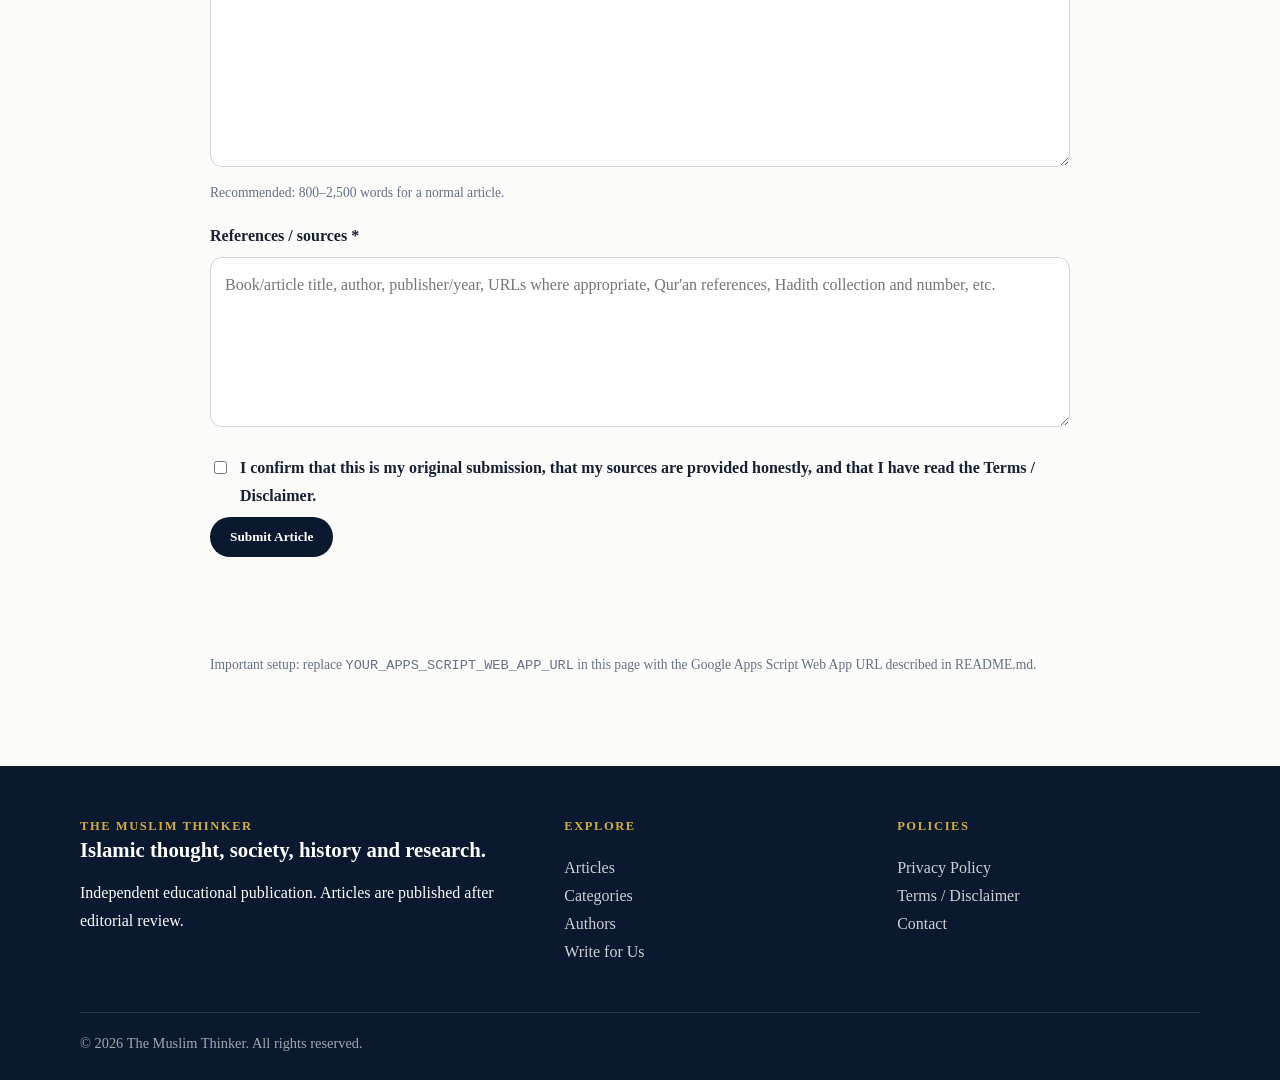
<file: submit.html>
<!doctype html>
<html lang="en">
<head>
<meta charset="utf-8">
<meta name="viewport" content="width=device-width, initial-scale=1">
<title>Submit an Article | The Muslim Thinker</title>
<meta name="description" content="The Muslim Thinker — Islamic thought, Qur'an and Hadith, history, society, contemporary issues, research and book reviews.">
<meta name="robots" content="index,follow">
<link rel="stylesheet" href="style.css">
</head>
<body>

<header class="site-header">
  <div class="container nav">
    <a class="brand" href="index.html">
      <span class="brand-mark">TM</span>
      <span class="brand-name">The Muslim Thinker</span>
    </a>
    <button class="hamburger" aria-label="Open menu">☰</button>
    <nav class="menu"><a href="index.html">Home</a><a href="about.html">About Us</a><a href="articles.html">Articles</a><a href="categories.html">Categories</a><a href="authors.html">Authors</a><a href="contact.html">Contact</a></nav>
  </div>
</header>


<main>
<section class="page-hero"><div class="container"><div class="breadcrumb">Home / Submit an Article</div><h1>Write for The Muslim Thinker</h1><p class="lead">Send your original article for editorial review.</p></div></section>
<section class="section"><div class="container form-wrap">
<div class="notice"><strong>Before submitting:</strong> Please send original work, use accurate references, avoid plagiarism, and do not include passwords, private documents or other sensitive information. Submission does not guarantee publication.</div>

<h2>Submission Rules</h2>
<ul>
<li>Write on one of our listed categories.</li>
<li>Use your own words. Quote and cite sources properly.</li>
<li>For Qur'an and Hadith quotations, provide enough source detail for checking.</li>
<li>Do not submit abusive, threatening, deliberately misleading or sectarian attack content.</li>
<li>Use a clear title and readable structure with headings where useful.</li>
<li>We may edit grammar, formatting, headings and length while preserving the core argument.</li>
</ul>

<form id="submissionForm" action="https://script.google.com/macros/s/AKfycbymJqUcs1D-GL8ScZ3PNEHCnhFCQ9ao5XARYlntwK4F1FGa6KpfvuGF2hCeue0F8N5N_g/exec" method="POST" target="submit-result">
  <div class="form-group"><label for="name">Author name *</label><input id="name" name="name" required maxlength="100"></div>
  <div class="form-group"><label for="email">Email *</label><input id="email" type="email" name="email" required maxlength="150"><div class="help">Used only for editorial communication.</div></div>
  <div class="form-group"><label for="bio">Short author bio *</label><textarea id="bio" name="bio" required maxlength="1200" style="min-height:130px" placeholder="Example: Sociology student and independent writer interested in Islamic thought and society."></textarea></div>
  <div class="form-group"><label for="title">Article title *</label><input id="title" name="title" required maxlength="180"></div>
  <div class="form-group"><label for="category">Category *</label>
    <select id="category" name="category" required>
      <option value="">Select a category</option>
      <option>Islamic Thought</option><option>Qur'an & Hadith</option><option>Islamic History</option>
      <option>Islam & Society</option><option>Contemporary Issues</option><option>Research & Articles</option>
      <option>Muslim Civilization</option><option>Book Reviews</option>
    </select>
  </div>
  <div class="form-group"><label for="article">Article text *</label><textarea id="article" name="article" required minlength="500" placeholder="Write your complete article here..."></textarea><div class="help">Recommended: 800–2,500 words for a normal article.</div></div>
  <div class="form-group"><label for="sources">References / sources *</label><textarea id="sources" name="sources" required style="min-height:170px" placeholder="Book/article title, author, publisher/year, URLs where appropriate, Qur'an references, Hadith collection and number, etc."></textarea></div>

  <!-- Honeypot field: real visitors should leave this blank -->
  <div style="display:none"><label>Website<input name="website" tabindex="-1" autocomplete="off"></label></div>

  <div class="checkbox"><input id="consent" type="checkbox" name="consent" value="yes" required><label for="consent">I confirm that this is my original submission, that my sources are provided honestly, and that I have read the Terms / Disclaimer.</label></div>
  <button class="btn btn-dark" type="submit">Submit Article</button>
  <p id="submitMessage" class="help"></p>
</form>
<iframe name="submit-result" style="width:100%;height:60px;border:0;margin-top:8px" title="Submission result"></iframe>

<p class="help">Important setup: replace <code>YOUR_APPS_SCRIPT_WEB_APP_URL</code> in this page with the Google Apps Script Web App URL described in README.md.</p>
</div></section>
</main>


<footer class="footer">
  <div class="container">
    <div class="footer-grid">
      <div>
        <div class="smallcaps">The Muslim Thinker</div>
        <h3>Islamic thought, society, history and research.</h3>
        <p>Independent educational publication. Articles are published after editorial review.</p>
      </div>
      <div>
        <div class="smallcaps">Explore</div>
        <p><a href="articles.html">Articles</a><br><a href="categories.html">Categories</a><br><a href="authors.html">Authors</a><br><a href="submit.html">Write for Us</a></p>
      </div>
      <div>
        <div class="smallcaps">Policies</div>
        <p><a href="privacy.html">Privacy Policy</a><br><a href="terms.html">Terms / Disclaimer</a><br><a href="contact.html">Contact</a></p>
      </div>
    </div>
    <div class="footer-bottom">© <span data-year></span> The Muslim Thinker. All rights reserved.</div>
  </div>
</footer>

<script src="script.js"></script>
</body>
</html>
</file>
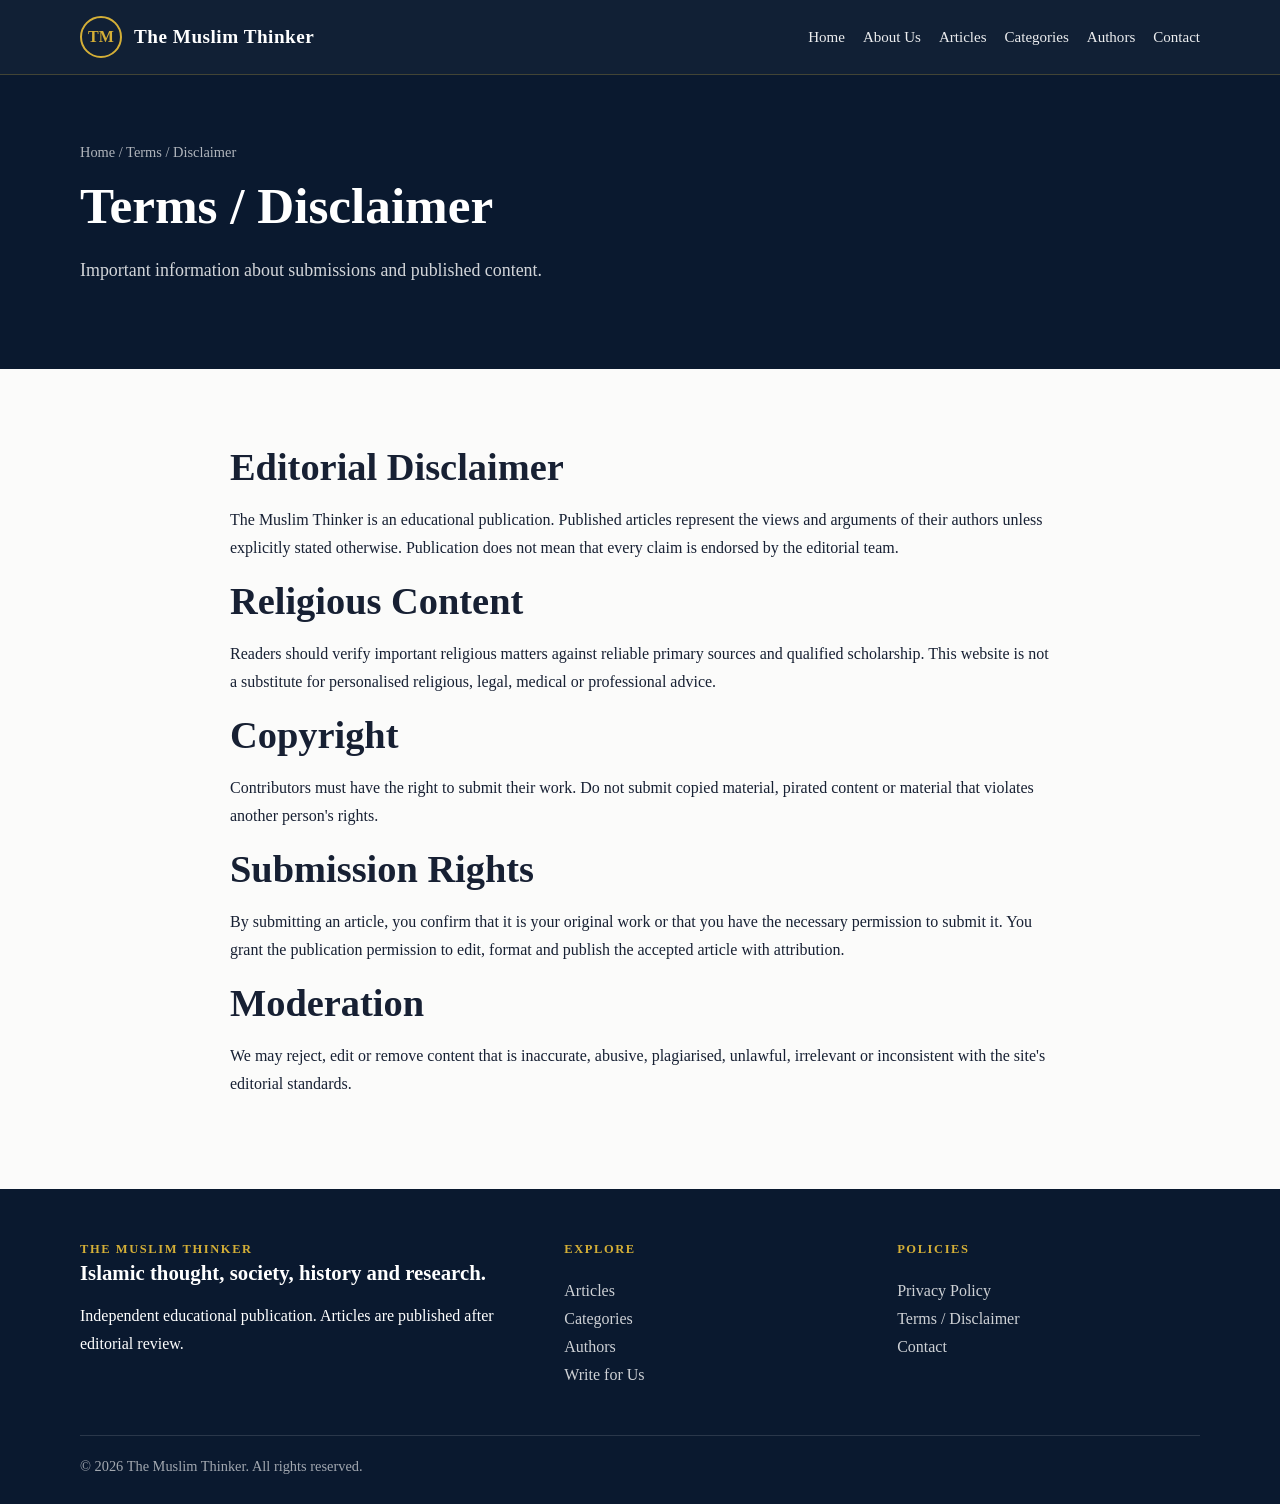
<file: terms.html>
<!doctype html>
<html lang="en">
<head>
<meta charset="utf-8">
<meta name="viewport" content="width=device-width, initial-scale=1">
<title>Terms / Disclaimer | The Muslim Thinker</title>
<meta name="description" content="The Muslim Thinker — Islamic thought, Qur'an and Hadith, history, society, contemporary issues, research and book reviews.">
<meta name="robots" content="index,follow">
<link rel="stylesheet" href="style.css">
</head>
<body>

<header class="site-header">
  <div class="container nav">
    <a class="brand" href="index.html">
      <span class="brand-mark">TM</span>
      <span class="brand-name">The Muslim Thinker</span>
    </a>
    <button class="hamburger" aria-label="Open menu">☰</button>
    <nav class="menu"><a href="index.html">Home</a><a href="about.html">About Us</a><a href="articles.html">Articles</a><a href="categories.html">Categories</a><a href="authors.html">Authors</a><a href="contact.html">Contact</a></nav>
  </div>
</header>


<main>
<section class="page-hero"><div class="container"><div class="breadcrumb">Home / Terms / Disclaimer</div><h1>Terms / Disclaimer</h1><p class="lead">Important information about submissions and published content.</p></div></section>
<section class="section"><div class="container prose">
<h2>Editorial Disclaimer</h2>
<p>The Muslim Thinker is an educational publication. Published articles represent the views and arguments of their authors unless explicitly stated otherwise. Publication does not mean that every claim is endorsed by the editorial team.</p>
<h2>Religious Content</h2>
<p>Readers should verify important religious matters against reliable primary sources and qualified scholarship. This website is not a substitute for personalised religious, legal, medical or professional advice.</p>
<h2>Copyright</h2>
<p>Contributors must have the right to submit their work. Do not submit copied material, pirated content or material that violates another person's rights.</p>
<h2>Submission Rights</h2>
<p>By submitting an article, you confirm that it is your original work or that you have the necessary permission to submit it. You grant the publication permission to edit, format and publish the accepted article with attribution.</p>
<h2>Moderation</h2>
<p>We may reject, edit or remove content that is inaccurate, abusive, plagiarised, unlawful, irrelevant or inconsistent with the site's editorial standards.</p>
</div></section>
</main>


<footer class="footer">
  <div class="container">
    <div class="footer-grid">
      <div>
        <div class="smallcaps">The Muslim Thinker</div>
        <h3>Islamic thought, society, history and research.</h3>
        <p>Independent educational publication. Articles are published after editorial review.</p>
      </div>
      <div>
        <div class="smallcaps">Explore</div>
        <p><a href="articles.html">Articles</a><br><a href="categories.html">Categories</a><br><a href="authors.html">Authors</a><br><a href="submit.html">Write for Us</a></p>
      </div>
      <div>
        <div class="smallcaps">Policies</div>
        <p><a href="privacy.html">Privacy Policy</a><br><a href="terms.html">Terms / Disclaimer</a><br><a href="contact.html">Contact</a></p>
      </div>
    </div>
    <div class="footer-bottom">© <span data-year></span> The Muslim Thinker. All rights reserved.</div>
  </div>
</footer>

<script src="script.js"></script>
</body>
</html>
</file>
<file: style.css>
:root{
  --navy:#0a192f;
  --navy-2:#102b4c;
  --gold:#d4af37;
  --cream:#f7f3ea;
  --text:#172033;
  --muted:#657085;
  --white:#ffffff;
  --border:#e5e7eb;
  --shadow:0 14px 35px rgba(10,25,47,.10);
  --radius:18px;
}
*{box-sizing:border-box}
html{scroll-behavior:smooth}
body{
  margin:0;
  font-family:Georgia,"Times New Roman",serif;
  color:var(--text);
  background:#fbfbfa;
  line-height:1.75;
}
a{color:inherit}
img{max-width:100%}
.container{width:min(1120px,92%);margin:auto}
.site-header{
  position:sticky;top:0;z-index:20;
  background:rgba(10,25,47,.97);color:#fff;
  border-bottom:1px solid rgba(212,175,55,.25)
}
.nav{
  min-height:74px;display:flex;align-items:center;justify-content:space-between;gap:22px
}
.brand{display:flex;align-items:center;gap:12px;text-decoration:none}
.brand-mark{
  width:42px;height:42px;border:2px solid var(--gold);border-radius:50%;
  display:grid;place-items:center;color:var(--gold);font-weight:700
}
.brand-name{font-size:1.2rem;font-weight:700;letter-spacing:.5px}
.menu{display:flex;gap:18px;flex-wrap:wrap}
.menu a{
  text-decoration:none;color:#fff;font-size:.94rem;opacity:.92
}
.menu a:hover{color:var(--gold)}
.hero{
  background:linear-gradient(135deg,var(--navy),var(--navy-2));
  color:#fff;padding:92px 0 84px;
}
.hero-grid{display:grid;grid-template-columns:1.25fr .75fr;gap:45px;align-items:center}
.kicker{
  display:inline-block;color:var(--gold);font-weight:700;letter-spacing:2px;
  text-transform:uppercase;font-size:.8rem;margin-bottom:15px
}
h1,h2,h3{line-height:1.2;margin:0 0 15px}
h1{font-size:clamp(2.4rem,5vw,4.6rem)}
h2{font-size:clamp(1.8rem,3vw,2.6rem)}
h3{font-size:1.3rem}
.lead{font-size:1.12rem;color:rgba(255,255,255,.82);max-width:700px}
.hero-card{
  background:rgba(255,255,255,.06);border:1px solid rgba(212,175,55,.3);
  padding:30px;border-radius:var(--radius)
}
.btn{
  display:inline-block;text-decoration:none;border-radius:999px;
  padding:11px 19px;font-weight:700;border:1px solid transparent;cursor:pointer;
  font-family:inherit
}
.btn-primary{background:var(--gold);color:var(--navy)}
.btn-secondary{border-color:rgba(255,255,255,.35);color:#fff;background:transparent}
.btn-dark{background:var(--navy);color:#fff}
.section{padding:75px 0}
.section-alt{background:var(--cream)}
.section-head{display:flex;justify-content:space-between;gap:20px;align-items:end;margin-bottom:28px}
.grid-3{display:grid;grid-template-columns:repeat(3,1fr);gap:22px}
.grid-2{display:grid;grid-template-columns:repeat(2,1fr);gap:22px}
.card{
  background:#fff;border:1px solid var(--border);border-radius:var(--radius);
  padding:24px;box-shadow:var(--shadow)
}
.card p{color:var(--muted)}
.tag{
  display:inline-block;color:var(--navy);background:rgba(212,175,55,.16);
  border-radius:999px;padding:4px 10px;font-size:.78rem;font-weight:700;margin-bottom:12px
}
.article-card{display:flex;flex-direction:column;height:100%}
.article-card .meta{color:var(--muted);font-size:.86rem;margin-bottom:7px}
.article-card .read{margin-top:auto;color:var(--navy);font-weight:700}
.quote{
  border-left:4px solid var(--gold);padding:8px 0 8px 20px;
  font-style:italic;margin:25px 0;color:#344054
}
.page-hero{background:var(--navy);color:#fff;padding:65px 0}
.page-hero h1{font-size:clamp(2.2rem,4vw,3.5rem)}
.breadcrumb{color:rgba(255,255,255,.68);font-size:.9rem;margin-bottom:10px}
.prose{max-width:820px}
.prose p,.prose li{font-family:Georgia,"Times New Roman",serif}
.prose ul{padding-left:25px}
.prose strong{color:var(--navy)}
.form-wrap{max-width:860px}
.form-group{margin-bottom:18px}
label{display:block;font-weight:700;margin-bottom:7px}
input,select,textarea{
  width:100%;padding:13px 14px;border:1px solid #cfd5dd;border-radius:12px;
  font:inherit;background:#fff
}
textarea{min-height:260px;resize:vertical}
.help{font-size:.85rem;color:var(--muted);margin-top:5px}
.checkbox{display:flex;gap:10px;align-items:flex-start}
.checkbox input{width:auto;margin-top:7px}
.notice{
  border:1px solid #eadb9b;background:#fff9dc;padding:18px;border-radius:14px;margin:20px 0
}
.footer{background:var(--navy);color:#fff;padding:50px 0 25px}
.footer-grid{display:grid;grid-template-columns:1.2fr .8fr .8fr;gap:30px}
.footer a{text-decoration:none;color:rgba(255,255,255,.8)}
.footer a:hover{color:var(--gold)}
.footer-bottom{border-top:1px solid rgba(255,255,255,.13);margin-top:30px;padding-top:18px;color:rgba(255,255,255,.62);font-size:.9rem}
.smallcaps{font-size:.78rem;letter-spacing:1.6px;text-transform:uppercase;color:var(--gold);font-weight:700}
.hamburger{display:none;background:none;border:0;color:#fff;font-size:1.7rem}
@media(max-width:860px){
  .hero-grid,.grid-3,.grid-2,.footer-grid{grid-template-columns:1fr}
  .menu{display:none;position:absolute;left:4%;right:4%;top:74px;background:var(--navy);padding:18px;border-radius:0 0 16px 16px}
  .menu.open{display:grid}
  .hamburger{display:block}
}
</file>
